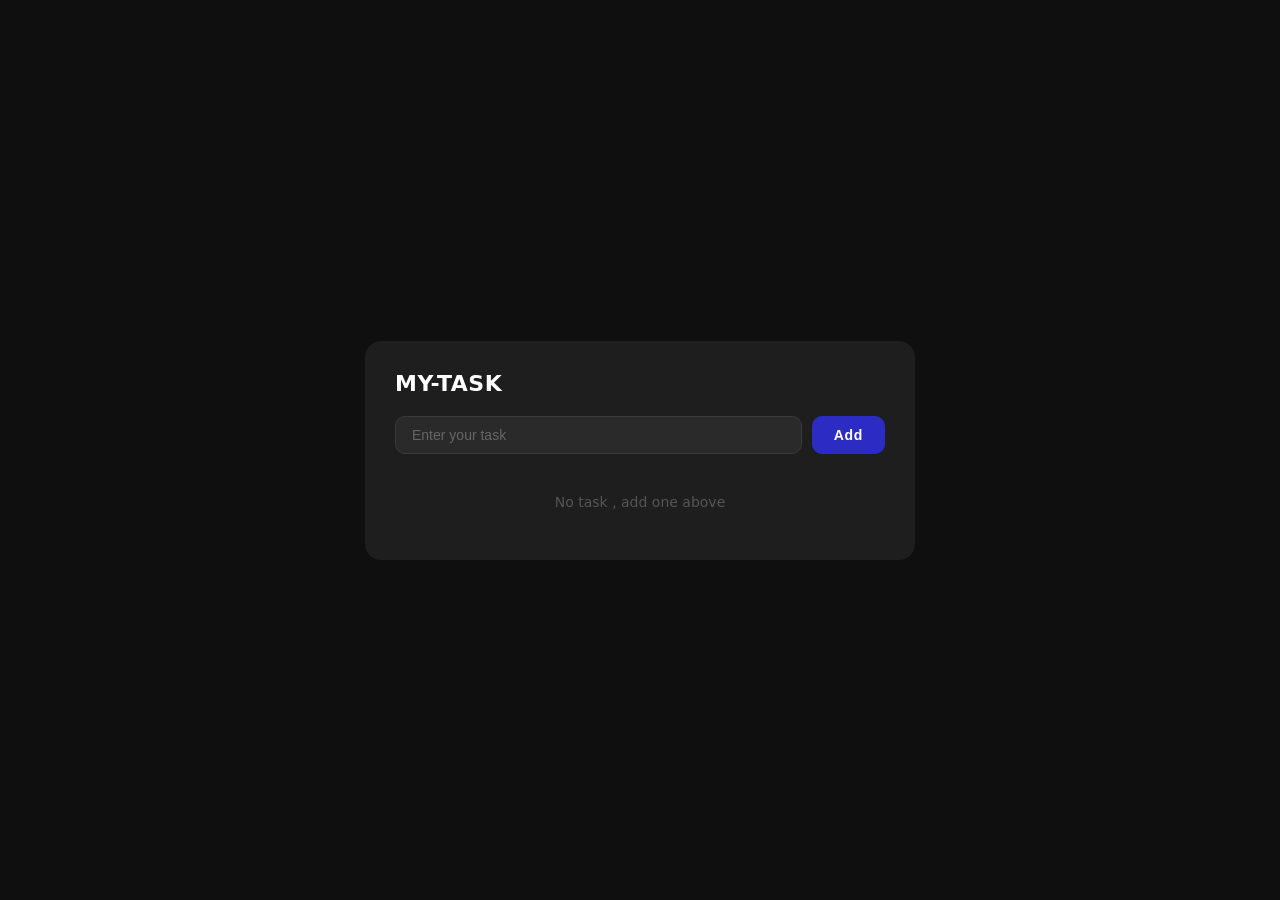
<file: index.html>
<!DOCTYPE html>
<html lang="en">
<head>
    <meta charset="UTF-8">
    <meta name="viewport" content="width=device-width, initial-scale=1.0">
    <title>Document</title>
    <link rel="stylesheet" href="todo-list.css">
</head>
<body>
    <main>
        <h1>MY-TASK</h1>
        <div class="add-row">
            <input type="text" id="task-input"  placeholder="Enter your task" >
            <button id="add">Add</button>
        </div>
        <div class="todo-list" id="todo-list" >
            <p class="empty-msg" id="empty-msg" >No task , add one above</p>
        </div>
    </main>
    <script src="todo-script.js"></script>
</body>
</html>
</file>
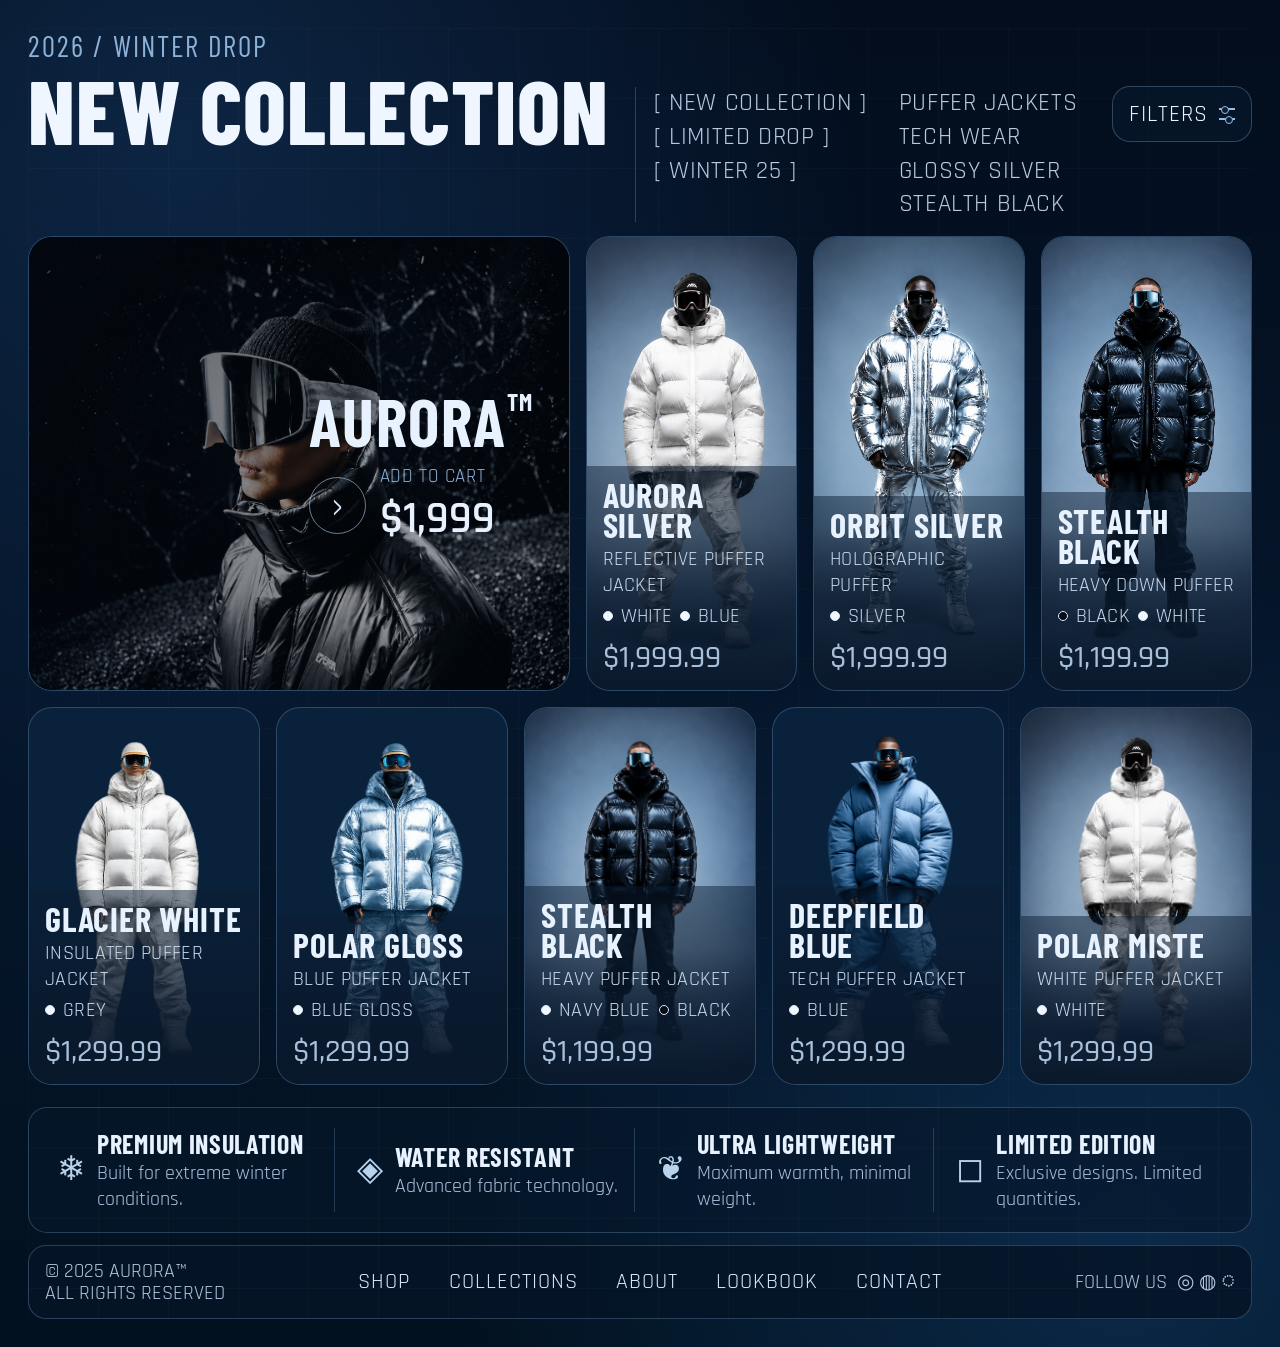
<file: Assignment-03/index.html>
<!DOCTYPE html>
<html lang="en">
  <head>
    <meta charset="UTF-8" />
    <meta name="viewport" content="width=device-width, initial-scale=1.0" />
    <title>Aurora Winter Drop</title>
    <link rel="preconnect" href="https://fonts.googleapis.com" />
    <link rel="preconnect" href="https://fonts.gstatic.com" crossorigin />
    <link
      href="https://fonts.googleapis.com/css2?family=Barlow+Condensed:wght@400;500;600;700;800&family=Rajdhani:wght@400;500;600;700&display=swap"
      rel="stylesheet"
    />
    <link rel="stylesheet" href="./style.css" />
  </head>
  <body>
    <main class="page">
      <section class="top">
        <div class="headline-group">
          <p class="season">2026 / WINTER DROP</p>
          <div class="headline-row">
            <h1>NEW COLLECTION</h1>
            <div class="meta-columns">
              <ul>
                <li>[ NEW COLLECTION ]</li>
                <li>[ LIMITED DROP ]</li>
                <li>[ WINTER 25 ]</li>
              </ul>
              <ul>
                <li>PUFFER JACKETS</li>
                <li>TECH WEAR</li>
                <li>GLOSSY SILVER</li>
                <li>STEALTH BLACK</li>
              </ul>
            </div>
          </div>
        </div>

        <button class="filter-btn" type="button">
          FILTERS
          <span class="filter-icon"></span>
        </button>
      </section>

      <section class="products">
        <div class="row row-top">
          <article class="hero-card">
            <div class="hero-visual">
              <img
                src="./mainImg.png"
                alt="Hero product placeholder"
              />
            </div>
            <div class="hero-overlay">
              <h2>AURORA<span class="tm">TM</span></h2>
              <div class="hero-cta">
                <span class="arrow">&rsaquo;</span>
                <div>
                  <small>ADD TO CART</small>
                  <p>$1,999</p>
                </div>
              </div>
            </div>
          </article>

          <div class="mini-cards">
            <article class="product-card mini">
              <div class="visual">
                <img
                  src="./img2.png"
                  alt="Product 1 placeholder"
                />
              </div>
              <div class="info">
                <h3>AURORA SILVER</h3>
                <p>REFLECTIVE PUFFER JACKET</p>
                <p class="swatch-row"><span></span>WHITE <span></span>BLUE</p>
                <h4>$1,999.99</h4>
              </div>
            </article>

            <article class="product-card mini">
              <div class="visual">
                <img
                  src="./img3.png"
                  alt="Product 2 placeholder"
                />
              </div>
              <div class="info">
                <h3>ORBIT SILVER</h3>
                <p>HOLOGRAPHIC PUFFER</p>
                <p class="swatch-row"><span></span>SILVER</p>
                <h4>$1,999.99</h4>
              </div>
            </article>

            <article class="product-card mini">
              <div class="visual">
                <img
                  src="./img4.png"
                  alt="Product 3 placeholder"
                />
              </div>
              <div class="info">
                <h3>STEALTH BLACK</h3>
                <p>HEAVY DOWN PUFFER</p>
                <p class="swatch-row"><span class="black"></span>BLACK <span></span>WHITE</p>
                <h4>$1,199.99</h4>
              </div>
            </article>
          </div>
        </div>

        <div class="row row-bottom">
          <article class="product-card large">
            <div class="visual">
              <img
                src="./row-1-column-1.png"
                alt="Product 4 placeholder"
              />
            </div>
            <div class="info">
              <h3>GLACIER WHITE</h3>
              <p>INSULATED PUFFER JACKET</p>
              <p class="swatch-row"><span></span>GREY</p>
              <h4>$1,299.99</h4>
            </div>
          </article>

          <article class="product-card large">
            <div class="visual">
              <img
                src="./row-1-column-2.png"
                alt="Product 5 placeholder"
              />
            </div>
            <div class="info">
              <h3>POLAR GLOSS</h3>
              <p>BLUE PUFFER JACKET</p>
              <p class="swatch-row"><span></span>BLUE GLOSS</p>
              <h4>$1,299.99</h4>
            </div>
          </article>

          <article class="product-card large">
            <div class="visual">
              <img
                src="./img4.png"
                alt="Product 6 placeholder"
              />
            </div>
            <div class="info">
              <h3>STEALTH BLACK</h3>
              <p>HEAVY PUFFER JACKET</p>
              <p class="swatch-row"><span></span>NAVY BLUE <span class="black"></span>BLACK</p>
              <h4>$1,199.99</h4>
            </div>
          </article>

          <article class="product-card large">
            <div class="visual">
              <img
                src="./lastimg.png"
                alt="Product 7 placeholder"
              />
            </div>
            <div class="info">
              <h3>DEEPFIELD BLUE</h3>
              <p>TECH PUFFER JACKET</p>
              <p class="swatch-row"><span></span>BLUE</p>
              <h4>$1,299.99</h4>
            </div>
          </article>

          <article class="product-card large">
            <div class="visual">
              <img
                src="./img2.png"
                alt="Product 8 placeholder"
              />
            </div>
            <div class="info">
              <h3>POLAR MISTE</h3>
              <p>WHITE PUFFER JACKET</p>
              <p class="swatch-row"><span></span>WHITE</p>
              <h4>$1,299.99</h4>
            </div>
          </article>
        </div>
      </section>

      <section class="feature-strip">
        <article>
          <span class="icon">❄</span>
          <div>
            <h5>PREMIUM INSULATION</h5>
            <p>Built for extreme winter conditions.</p>
          </div>
        </article>
        <article>
          <span class="icon">◈</span>
          <div>
            <h5>WATER RESISTANT</h5>
            <p>Advanced fabric technology.</p>
          </div>
        </article>
        <article>
          <span class="icon">❦</span>
          <div>
            <h5>ULTRA LIGHTWEIGHT</h5>
            <p>Maximum warmth, minimal weight.</p>
          </div>
        </article>
        <article>
          <span class="icon">◻</span>
          <div>
            <h5>LIMITED EDITION</h5>
            <p>Exclusive designs. Limited quantities.</p>
          </div>
        </article>
      </section>

      <footer class="bottom-nav">
        <div class="copyright">© 2025 AURORA™<br />ALL RIGHTS RESERVED</div>
        <nav>
          <a href="#">SHOP</a>
          <a href="#">COLLECTIONS</a>
          <a href="#">ABOUT</a>
          <a href="#">LOOKBOOK</a>
          <a href="#">CONTACT</a>
        </nav>
        <div class="social">FOLLOW US&nbsp;&nbsp;◎ ◍ ◌</div>
      </footer>
    </main>
  </body>
</html>
</file>
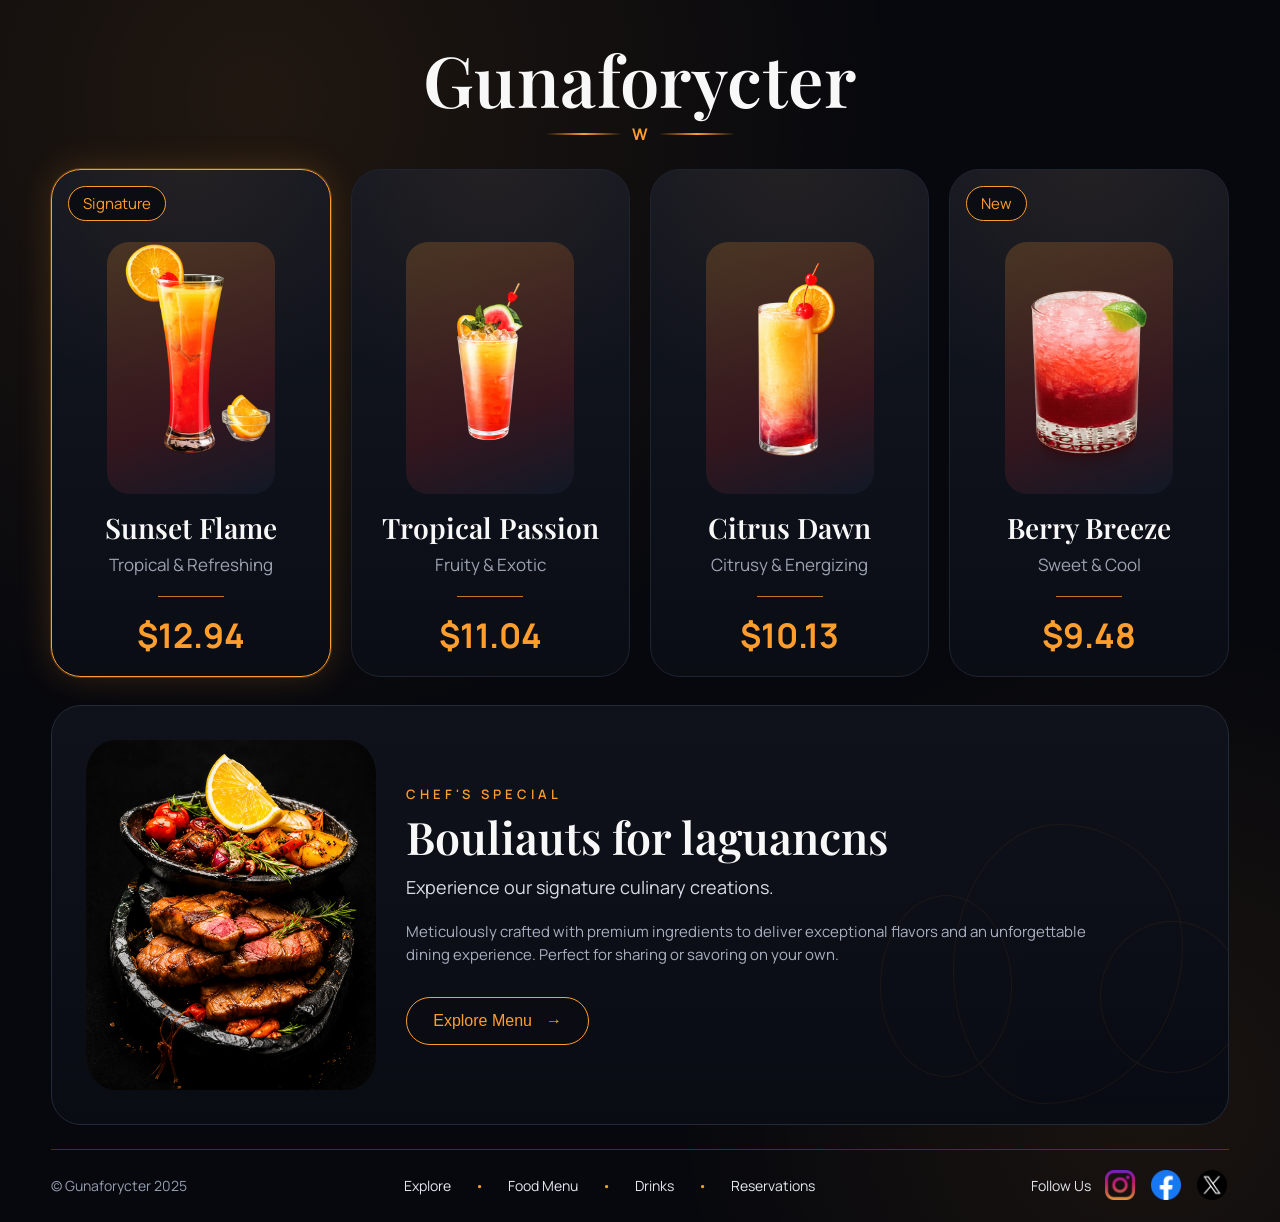
<file: Assignment-06/index.html>
<!doctype html>
<html lang="en">
  <head>
    <meta charset="UTF-8" />
    <meta name="viewport" content="width=device-width, initial-scale=1.0" />
    <title>Gunaforycter Menu Layout</title>
    <link rel="preconnect" href="https://fonts.googleapis.com" />
    <link rel="preconnect" href="https://fonts.gstatic.com" crossorigin />
    <link
      href="https://fonts.googleapis.com/css2?family=Manrope:wght@400;500;600;700&family=Playfair+Display:wght@500;600;700&display=swap"
      rel="stylesheet"
    />
    <link rel="stylesheet" href="style.css" />
  </head>
  <body>
    <div class="menu-page">
      <header class="hero-head">
        <h1>Gunaforycter</h1>
        <div class="title-mark" aria-hidden="true">
          <span></span>
          <i>W</i>
          <span></span>
        </div>
      </header>

      <main>
        <section class="drink-grid" aria-label="Drink Cards">
          <article class="drink-card featured">
            <p class="badge">Signature</p>
            <img class="drink-media" src="./1stimg.png" alt="Sunset Flame" />
            <h2>Sunset Flame</h2>
            <p class="desc">Tropical &amp; Refreshing</p>
            <p class="divider" aria-hidden="true"></p>
            <p class="price">$12.94</p>
          </article>

          <article class="drink-card">
            <img
              class="drink-media"
              src="./2ndimg.png"
              alt="Tropical Passion"
            />
            <h2>Tropical Passion</h2>
            <p class="desc">Fruity &amp; Exotic</p>
            <p class="divider" aria-hidden="true"></p>
            <p class="price">$11.04</p>
          </article>

          <article class="drink-card">
            <img class="drink-media" src="./img3 (1).png" alt="Citrus Dawn" />
            <h2>Citrus Dawn</h2>
            <p class="desc">Citrusy &amp; Energizing</p>
            <p class="divider" aria-hidden="true"></p>
            <p class="price">$10.13</p>
          </article>

          <article class="drink-card">
            <p class="badge">New</p>
            <img class="drink-media" src="./img4 (1).png" alt="Berry Breeze" />
            <h2>Berry Breeze</h2>
            <p class="desc">Sweet &amp; Cool</p>
            <p class="divider" aria-hidden="true"></p>
            <p class="price">$9.48</p>
          </article>
        </section>

        <section class="chef-special" aria-label="Chef Special Banner">
          <img
            class="special-plate"
            src="./lastImg (1).png"
            alt="Chef Special Dish"
          />

          <div class="special-copy">
            <p class="kicker">CHEF'S SPECIAL</p>
            <h3>Bouliauts for laguancns</h3>
            <p class="subtext">Experience our signature culinary creations.</p>
            <p class="body-text">
              Meticulously crafted with premium ingredients to deliver
              exceptional flavors and an unforgettable dining experience.
              Perfect for sharing or savoring on your own.
            </p>
            <button type="button">
              Explore Menu <span aria-hidden="true">&rarr;</span>
            </button>
          </div>

          <div class="leaf-outline" aria-hidden="true"></div>
        </section>
      </main>

      <footer class="site-foot">
        <p>&copy; Gunaforycter 2025</p>
        <nav aria-label="Footer Links">
          <a href="#">Explore</a>
          <a href="#">Food Menu</a>
          <a href="#">Drinks</a>
          <a href="#">Reservations</a>
        </nav>
        <div class="social">
          <span>Follow Us</span>
          <a href="#" aria-label="Instagram"
            ><img class="img" src="./instagram.png" alt=""
          /></a>
          <a href="#" aria-label="Facebook"><img class="img" src="./facebook.png" alt=""
          /></a>
          <a href="#" aria-label="Twitter"><img class="img" src="./twitter.png" alt=""
          /></a>
        </div>
      </footer>
    </div>
  </body>
</html>
</file>
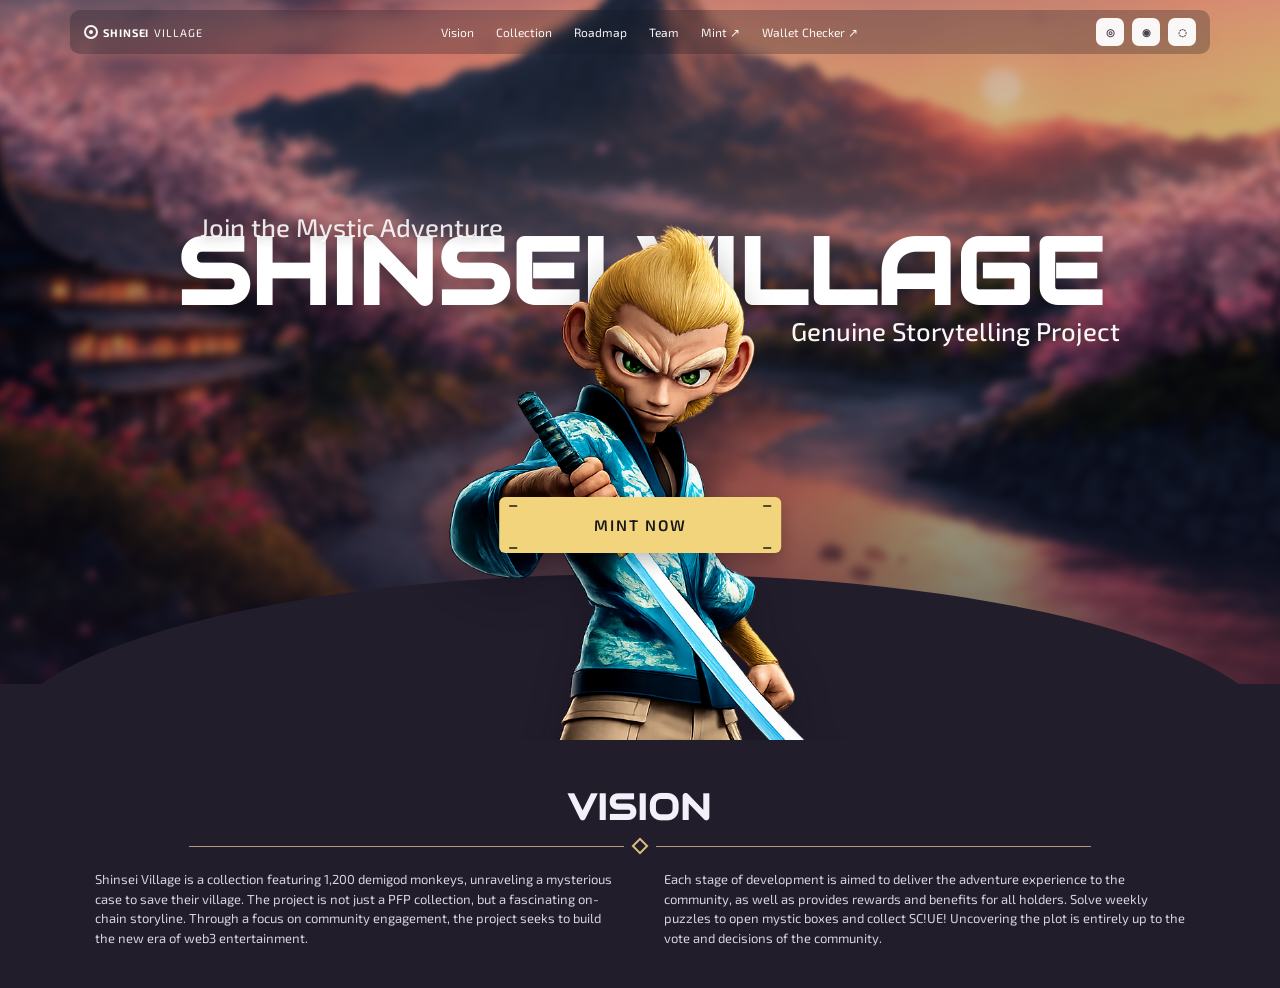
<file: Assignment-08/index.html>
<!DOCTYPE html>
<html lang="en">
  <head>
    <meta charset="UTF-8" />
    <meta name="viewport" content="width=device-width, initial-scale=1.0" />
    <title>Shinsei Village</title>
    <link rel="preconnect" href="https://fonts.googleapis.com" />
    <link rel="preconnect" href="https://fonts.gstatic.com" crossorigin />
    <link
      href="https://fonts.googleapis.com/css2?family=Audiowide&family=Exo+2:wght@300;400;500;600;700&display=swap"
      rel="stylesheet"
    />
    <link rel="stylesheet" href="./style.css" />
  </head>
  <body>
    <section class="hero">
      <div class="hero-overlay"></div>

      <header class="top-nav">
        <div class="logo"><i></i>SHINSEI<span> VILLAGE</span></div>

        <nav class="menu">
          <a href="#">Vision</a>
          <a href="#">Collection</a>
          <a href="#">Roadmap</a>
          <a href="#">Team</a>
          <a href="#">Mint ↗</a>
          <a href="#">Wallet Checker ↗</a>
        </nav>

        <div class="socials">
          <a href="#" aria-label="Instagram">◎</a>
          <a href="#" aria-label="Telegram">◉</a>
          <a href="#" aria-label="Discord">◌</a>
        </div>
      </header>

      <div class="hero-copy">
        <p>Join the Mystic Adventure</p>
        <h1>SHINSEI VILLAGE</h1>
        <h2>Genuine Storytelling Project</h2>
      </div>

      <img class="monkey" src="./monkey.png" alt="Shinsei monkey character" />
      <button class="mint-btn" type="button">MINT NOW</button>
    </section>

    <section class="vision-section">
      <div class="vision-wrap">
        <h3>VISION</h3>

        <div class="line-marker">
          <span></span>
          <i></i>
          <span></span>
        </div>

        <div class="vision-grid">
          <p>
            Shinsei Village is a collection featuring 1,200 demigod monkeys,
            unraveling a mysterious case to save their village. The project is
            not just a PFP collection, but a fascinating on-chain storyline.
            Through a focus on community engagement, the project seeks to build
            the new era of web3 entertainment.
          </p>

          <p>
            Each stage of development is aimed to deliver the adventure
            experience to the community, as well as provides rewards and
            benefits for all holders. Solve weekly puzzles to open mystic boxes
            and collect SC!UE! Uncovering the plot is entirely up to the vote
            and decisions of the community.
          </p>
        </div>
      </div>
    </section>
  </body>
</html>
</file>
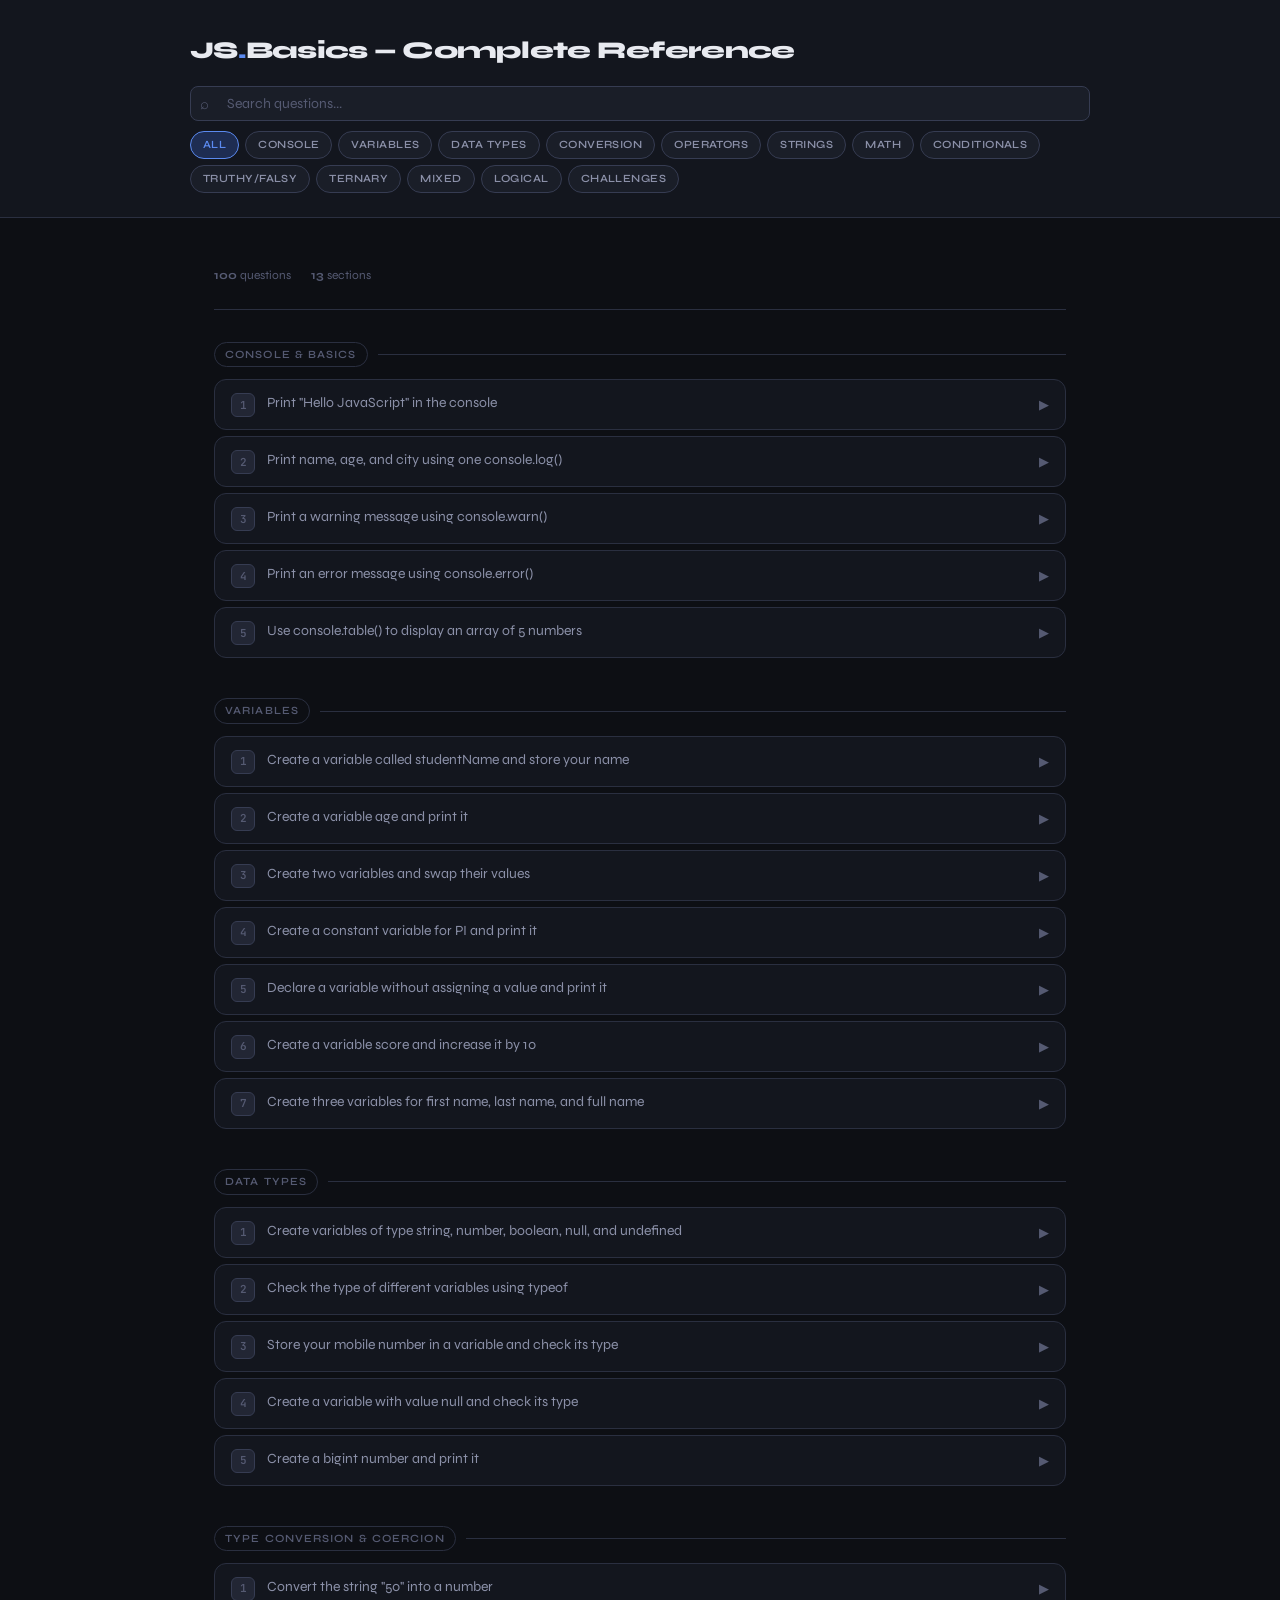
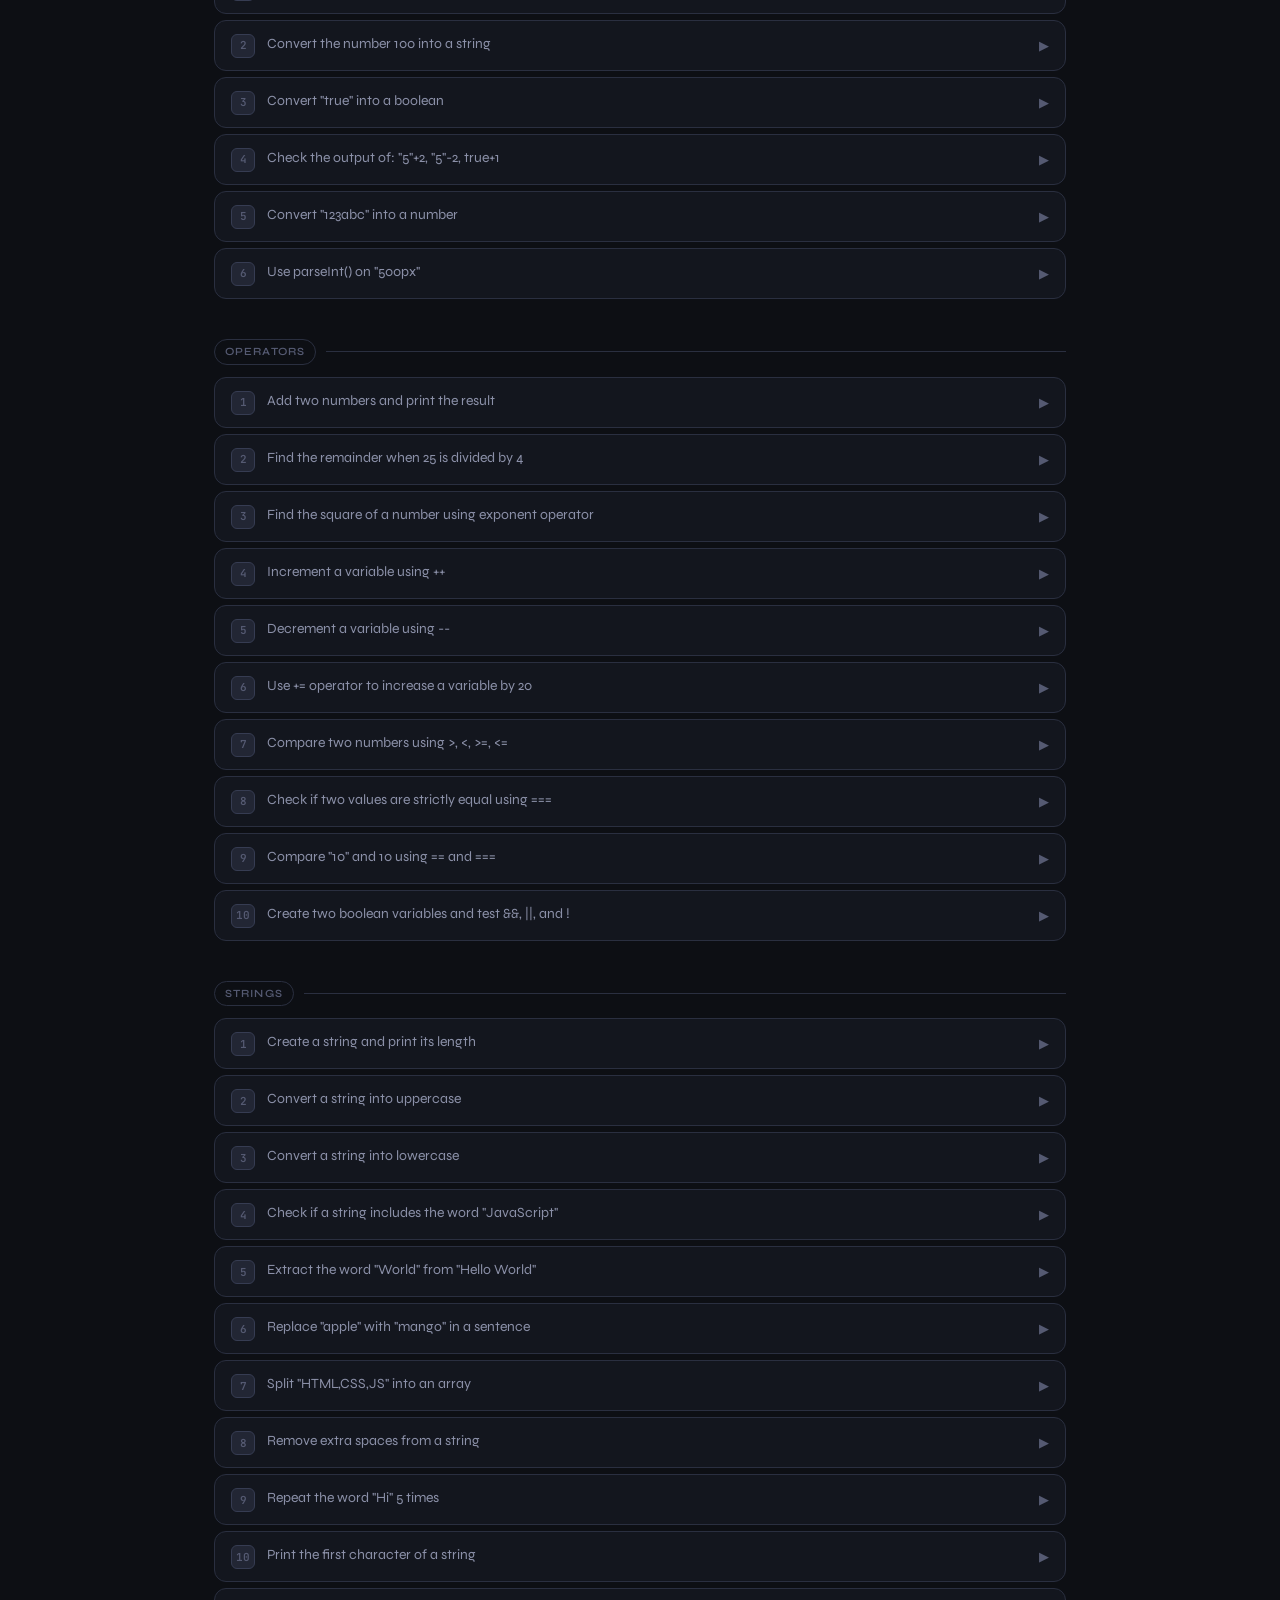
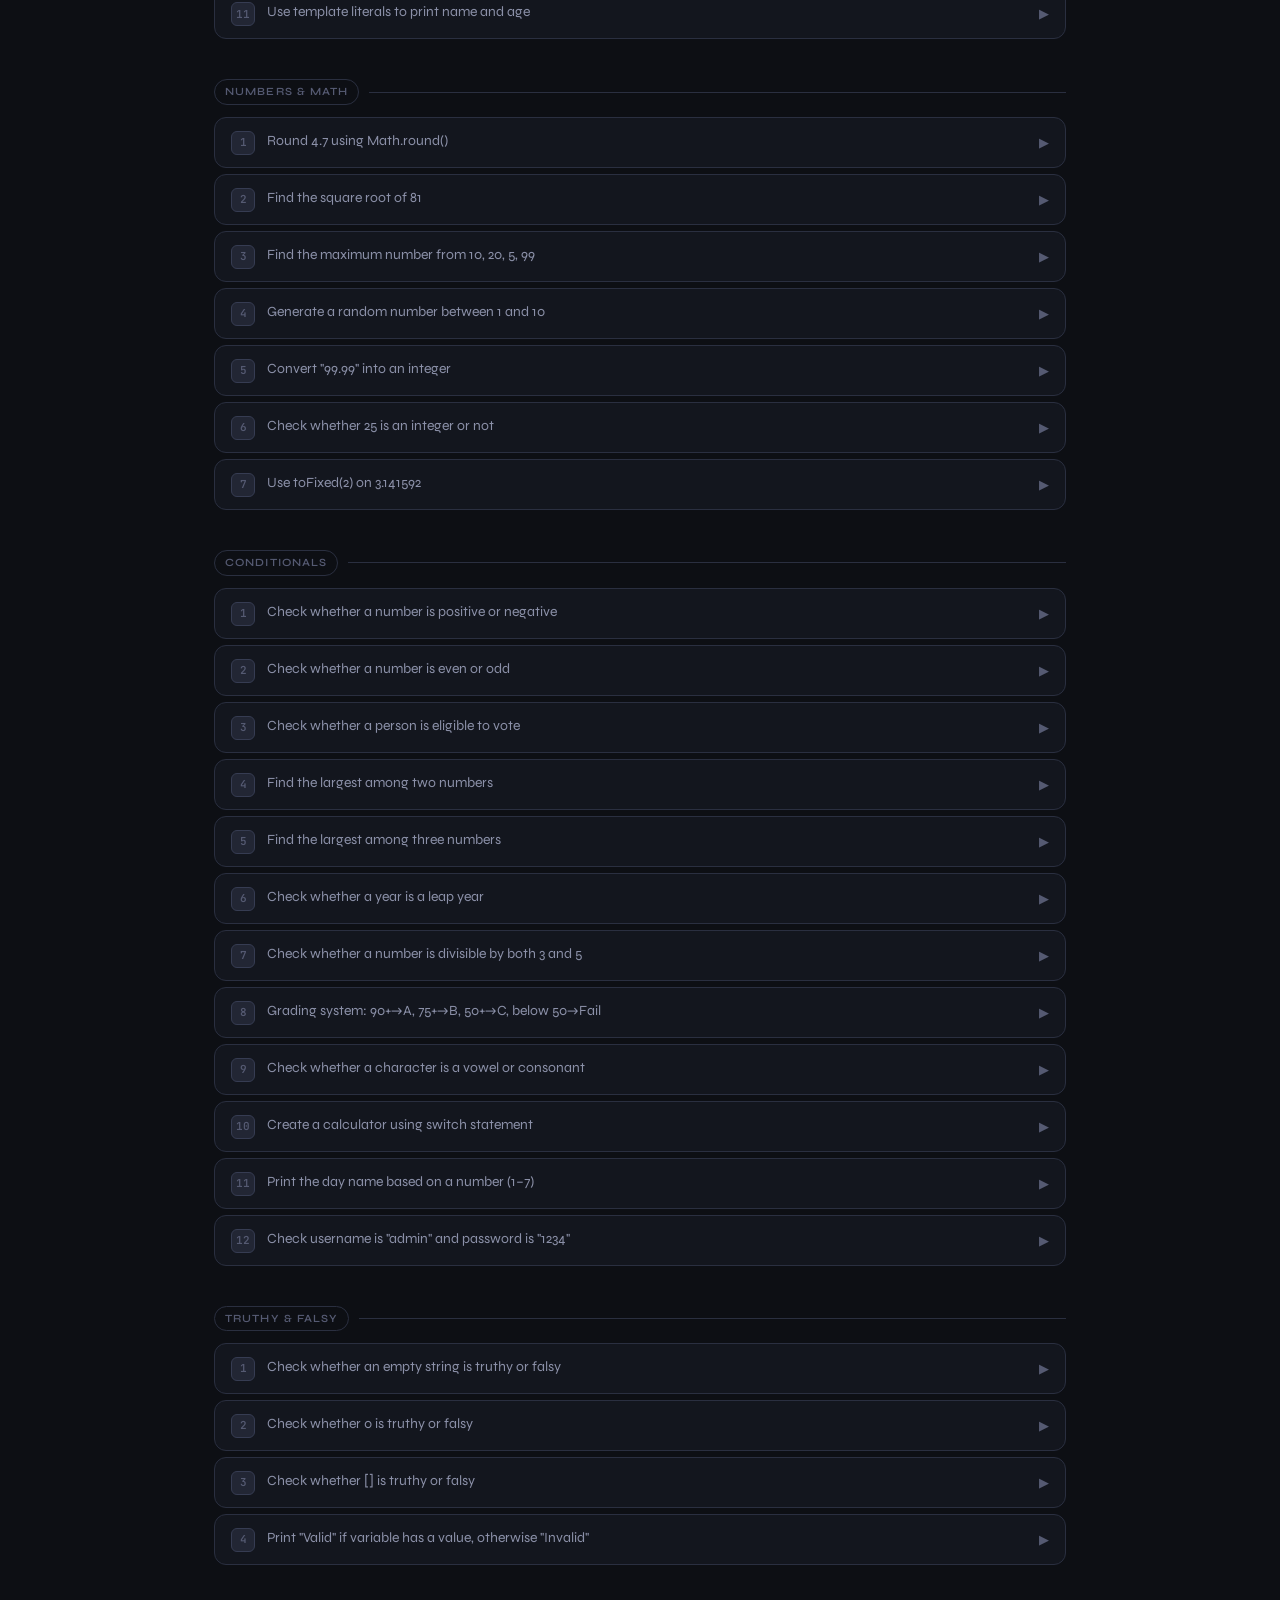
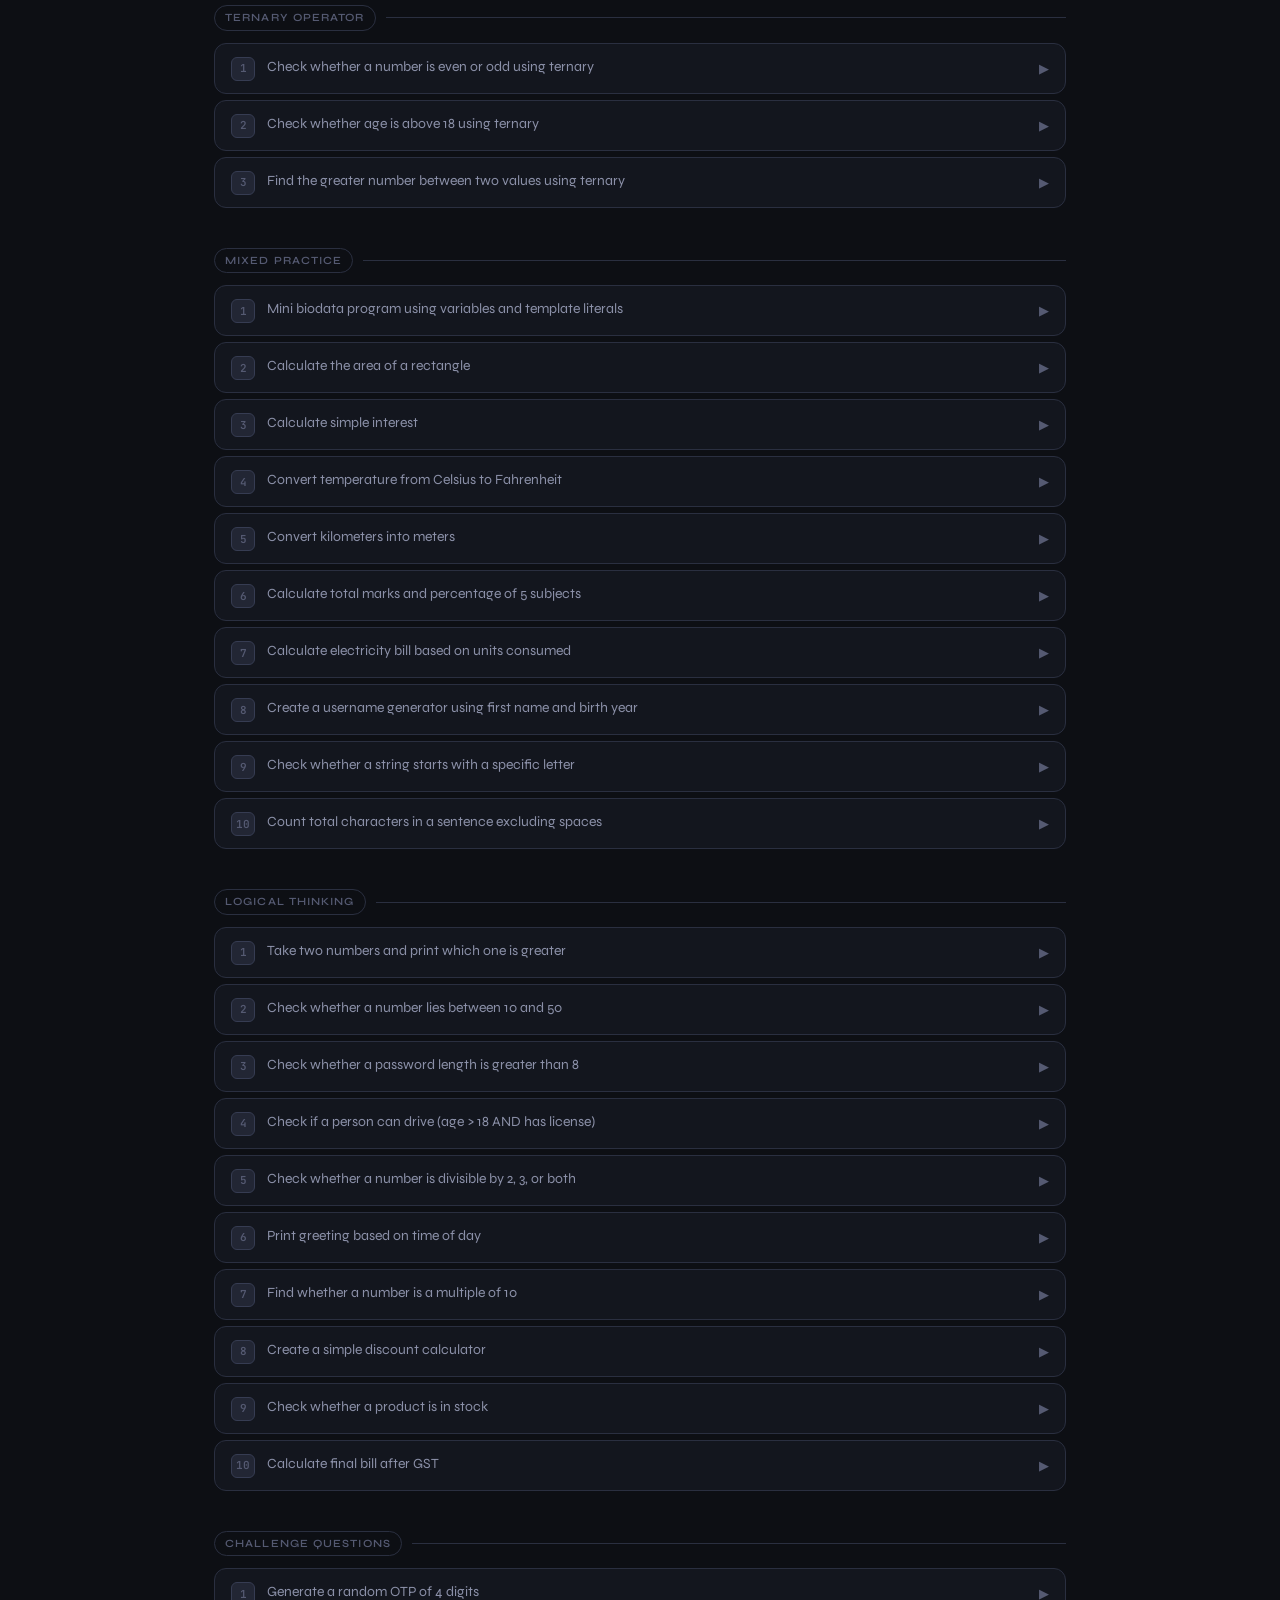
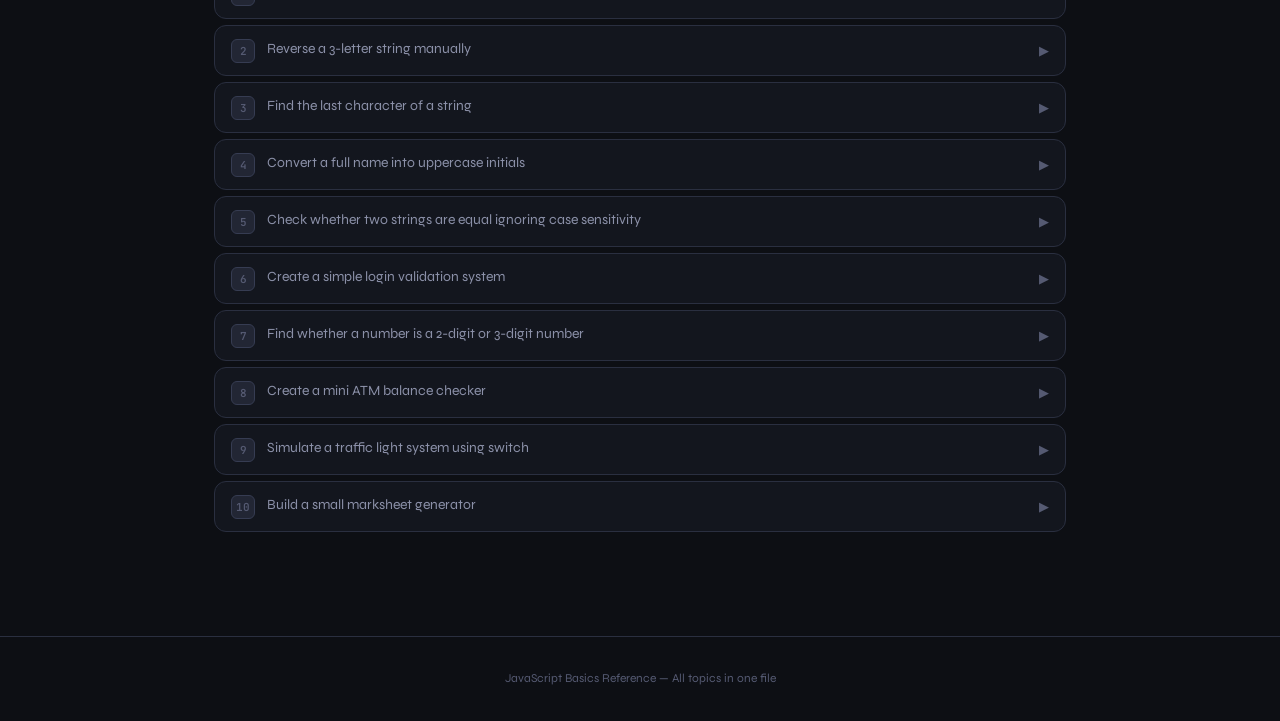
<file: JavaScript Beginner Practice Questions/js-basics-reference.html>
<!DOCTYPE html>
<html lang="en">
<head>
<meta charset="UTF-8">
<meta name="viewport" content="width=device-width, initial-scale=1.0">
<title>JavaScript Basics — Complete Reference</title>
<link href="https://fonts.googleapis.com/css2?family=JetBrains+Mono:wght@400;500;700&family=Syne:wght@400;600;800&display=swap" rel="stylesheet">
<style>
  *, *::before, *::after { box-sizing: border-box; margin: 0; padding: 0; }

  :root {
    --bg: #0d0f14;
    --bg2: #13161e;
    --bg3: #1a1e28;
    --bg4: #222634;
    --border: #2a2f40;
    --border2: #363c52;
    --text: #e8eaf0;
    --text2: #8b90a8;
    --text3: #555a72;
    --accent: #5b8af0;
    --accent-dim: #1e2d52;
    --green: #4eca8b;
    --green-dim: #162a22;
    --amber: #f0b45b;
    --amber-dim: #2a2010;
    --pink: #e06b8b;
    --pink-dim: #2a1520;
    --teal: #4eccc8;
    --teal-dim: #0f2a2a;
    --radius: 8px;
    --radius-lg: 12px;
  }

  body {
    background: var(--bg);
    color: var(--text);
    font-family: 'Syne', sans-serif;
    min-height: 100vh;
    line-height: 1.6;
  }

  /* ── Header ── */
  header {
    background: var(--bg2);
    border-bottom: 1px solid var(--border);
    padding: 2rem 1.5rem 1.5rem;
    position: sticky; top: 0; z-index: 100;
  }
  .header-inner { max-width: 900px; margin: 0 auto; }
  .logo {
    font-size: 1.5rem; font-weight: 800; letter-spacing: -0.03em;
    color: var(--text); margin-bottom: 1rem;
  }
  .logo span { color: var(--accent); }
  .controls { display: flex; gap: 10px; flex-wrap: wrap; align-items: center; }
  .search-wrap {
    position: relative; flex: 1; min-width: 200px;
  }
  .search-wrap input {
    width: 100%; background: var(--bg3); border: 1px solid var(--border2);
    border-radius: var(--radius); padding: 8px 12px 8px 36px;
    color: var(--text); font-family: 'Syne', sans-serif; font-size: 14px;
    outline: none; transition: border-color 0.2s;
  }
  .search-wrap input:focus { border-color: var(--accent); }
  .search-wrap input::placeholder { color: var(--text3); }
  .search-icon {
    position: absolute; left: 10px; top: 50%; transform: translateY(-50%);
    color: var(--text3); font-size: 15px; pointer-events: none;
  }
  .tags { display: flex; gap: 6px; flex-wrap: wrap; }
  .tag {
    font-size: 11px; font-weight: 600; padding: 4px 12px;
    border-radius: 999px; border: 1px solid var(--border2);
    background: var(--bg3); color: var(--text2); cursor: pointer;
    transition: all 0.15s; letter-spacing: 0.04em; text-transform: uppercase;
  }
  .tag:hover { border-color: var(--border2); background: var(--bg4); color: var(--text); }
  .tag.active { background: var(--accent-dim); border-color: var(--accent); color: var(--accent); }

  /* ── Main ── */
  main { max-width: 900px; margin: 0 auto; padding: 2rem 1.5rem 4rem; }

  .section { margin-bottom: 2.5rem; }
  .section-header {
    display: flex; align-items: center; gap: 10px;
    margin-bottom: 12px;
  }
  .section-label {
    font-size: 11px; font-weight: 600; letter-spacing: 0.1em;
    text-transform: uppercase; color: var(--text3);
    padding: 3px 10px; border: 1px solid var(--border);
    border-radius: 999px;
  }
  .section-line { flex: 1; height: 1px; background: var(--border); }

  /* ── Question blocks ── */
  .q-block {
    border: 1px solid var(--border);
    border-radius: var(--radius-lg);
    background: var(--bg2);
    margin-bottom: 6px;
    overflow: hidden;
    transition: border-color 0.15s;
  }
  .q-block:hover { border-color: var(--border2); }
  .q-block.open { border-color: var(--border2); }

  .q-header {
    display: flex; align-items: flex-start; gap: 12px;
    padding: 12px 16px; cursor: pointer; user-select: none;
  }
  .q-num {
    min-width: 24px; height: 24px; border-radius: 6px;
    background: var(--bg4); border: 1px solid var(--border2);
    font-size: 11px; font-weight: 600; font-family: 'JetBrains Mono', monospace;
    color: var(--text3); display: flex; align-items: center; justify-content: center;
    margin-top: 1px; flex-shrink: 0;
  }
  .q-text { flex: 1; font-size: 14px; color: var(--text2); font-weight: 400; line-height: 1.5; }
  .q-block.open .q-text { color: var(--text); }
  .q-chevron { color: var(--text3); font-size: 13px; transition: transform 0.2s; margin-top: 3px; flex-shrink: 0; }
  .q-block.open .q-chevron { transform: rotate(90deg); color: var(--accent); }

  .q-body { display: none; border-top: 1px solid var(--border); }
  .q-block.open .q-body { display: block; }

  pre {
    padding: 16px 20px; font-family: 'JetBrains Mono', monospace;
    font-size: 13px; line-height: 1.75; overflow-x: auto;
    background: var(--bg3); color: #c9d1e8; tab-size: 2;
    white-space: pre;
  }

  /* ── Syntax colors ── */
  .kw  { color: #7eb8f7; }
  .str { color: #88d498; }
  .num { color: #f0c070; }
  .cmt { color: #4a5170; font-style: italic; }
  .fn  { color: #d4a0d0; }
  .op  { color: #e08060; }

  /* ── Stats bar ── */
  .stats {
    display: flex; gap: 20px; flex-wrap: wrap;
    padding: 1rem 0 1.5rem;
    font-size: 12px; color: var(--text3);
    border-bottom: 1px solid var(--border); margin-bottom: 2rem;
  }
  .stat strong { color: var(--accent); font-weight: 600; }

  /* ── No results ── */
  .no-results {
    text-align: center; padding: 4rem 0;
    color: var(--text3); font-size: 14px;
  }

  /* ── Footer ── */
  footer {
    text-align: center; padding: 2rem;
    border-top: 1px solid var(--border);
    color: var(--text3); font-size: 12px;
  }

  /* ── Scrollbar ── */
  ::-webkit-scrollbar { width: 6px; height: 6px; }
  ::-webkit-scrollbar-track { background: var(--bg); }
  ::-webkit-scrollbar-thumb { background: var(--border2); border-radius: 3px; }
</style>
</head>
<body>

<header>
  <div class="header-inner">
    <div class="logo">JS<span>.</span>Basics — Complete Reference</div>
    <div class="controls">
      <div class="search-wrap">
        <span class="search-icon">⌕</span>
        <input type="text" id="searchInput" placeholder="Search questions..." oninput="filterAll()">
      </div>
      <div class="tags" id="tagBar">
        <span class="tag active" onclick="setTag('all',this)">All</span>
        <span class="tag" onclick="setTag('console',this)">Console</span>
        <span class="tag" onclick="setTag('variables',this)">Variables</span>
        <span class="tag" onclick="setTag('datatypes',this)">Data Types</span>
        <span class="tag" onclick="setTag('conversion',this)">Conversion</span>
        <span class="tag" onclick="setTag('operators',this)">Operators</span>
        <span class="tag" onclick="setTag('strings',this)">Strings</span>
        <span class="tag" onclick="setTag('math',this)">Math</span>
        <span class="tag" onclick="setTag('conditionals',this)">Conditionals</span>
        <span class="tag" onclick="setTag('truthy',this)">Truthy/Falsy</span>
        <span class="tag" onclick="setTag('ternary',this)">Ternary</span>
        <span class="tag" onclick="setTag('mixed',this)">Mixed</span>
        <span class="tag" onclick="setTag('logical',this)">Logical</span>
        <span class="tag" onclick="setTag('challenge',this)">Challenges</span>
      </div>
    </div>
  </div>
</header>

<main>
  <div class="stats" id="statsBar"></div>
  <div id="allSections"></div>
  <div class="no-results" id="noResults" style="display:none">No matching questions found.</div>
</main>

<footer>JavaScript Basics Reference &mdash; All topics in one file</footer>

<script>
const DATA = [
  { section: "Console & Basics", tag: "console", items: [
    { q: 'Print "Hello JavaScript" in the console', code:
`console.<span class="fn">log</span>(<span class="str">"Hello JavaScript"</span>);` },
    { q: 'Print name, age, and city using one console.log()', code:
`console.<span class="fn">log</span>(<span class="str">"Name: Aman"</span>, <span class="str">"Age: 20"</span>, <span class="str">"City: Delhi"</span>);
<span class="cmt">// or using template literal</span>
console.<span class="fn">log</span>(<span class="str">\`Name: Aman, Age: 20, City: Delhi\`</span>);` },
    { q: 'Print a warning message using console.warn()', code:
`console.<span class="fn">warn</span>(<span class="str">"Warning: This is a test warning!"</span>);` },
    { q: 'Print an error message using console.error()', code:
`console.<span class="fn">error</span>(<span class="str">"Error: Something went wrong!"</span>);` },
    { q: 'Use console.table() to display an array of 5 numbers', code:
`<span class="kw">const</span> nums = [<span class="num">10</span>, <span class="num">20</span>, <span class="num">30</span>, <span class="num">40</span>, <span class="num">50</span>];
console.<span class="fn">table</span>(nums);` },
  ]},

  { section: "Variables", tag: "variables", items: [
    { q: 'Create a variable called studentName and store your name', code:
`<span class="kw">let</span> studentName = <span class="str">"Aman"</span>;
console.<span class="fn">log</span>(studentName);` },
    { q: 'Create a variable age and print it', code:
`<span class="kw">let</span> age = <span class="num">20</span>;
console.<span class="fn">log</span>(age);` },
    { q: 'Create two variables and swap their values', code:
`<span class="kw">let</span> a = <span class="num">5</span>, b = <span class="num">10</span>;
<span class="kw">let</span> temp = a;
a = b;
b = temp;
console.<span class="fn">log</span>(a, b); <span class="cmt">// 10 5</span>
<span class="cmt">// ES6 destructuring swap:</span>
[a, b] = [b, a];` },
    { q: 'Create a constant variable for PI and print it', code:
`<span class="kw">const</span> PI = <span class="num">3.14159</span>;
console.<span class="fn">log</span>(PI);` },
    { q: 'Declare a variable without assigning a value and print it', code:
`<span class="kw">let</span> x;
console.<span class="fn">log</span>(x); <span class="cmt">// undefined</span>` },
    { q: 'Create a variable score and increase it by 10', code:
`<span class="kw">let</span> score = <span class="num">50</span>;
score += <span class="num">10</span>;
console.<span class="fn">log</span>(score); <span class="cmt">// 60</span>` },
    { q: 'Create three variables for first name, last name, and full name', code:
`<span class="kw">let</span> firstName = <span class="str">"Aman"</span>;
<span class="kw">let</span> lastName  = <span class="str">"Sharma"</span>;
<span class="kw">let</span> fullName  = firstName + <span class="str">" "</span> + lastName;
console.<span class="fn">log</span>(fullName); <span class="cmt">// "Aman Sharma"</span>` },
  ]},

  { section: "Data Types", tag: "datatypes", items: [
    { q: 'Create variables of type string, number, boolean, null, and undefined', code:
`<span class="kw">let</span> str  = <span class="str">"Hello"</span>;      <span class="cmt">// string</span>
<span class="kw">let</span> num  = <span class="num">42</span>;          <span class="cmt">// number</span>
<span class="kw">let</span> bool = <span class="kw">true</span>;        <span class="cmt">// boolean</span>
<span class="kw">let</span> n    = <span class="kw">null</span>;        <span class="cmt">// null</span>
<span class="kw">let</span> u;                   <span class="cmt">// undefined</span>` },
    { q: 'Check the type of different variables using typeof', code:
`console.<span class="fn">log</span>(<span class="kw">typeof</span> <span class="str">"Hello"</span>);    <span class="cmt">// "string"</span>
console.<span class="fn">log</span>(<span class="kw">typeof</span> <span class="num">42</span>);        <span class="cmt">// "number"</span>
console.<span class="fn">log</span>(<span class="kw">typeof</span> <span class="kw">true</span>);      <span class="cmt">// "boolean"</span>
console.<span class="fn">log</span>(<span class="kw">typeof</span> <span class="kw">undefined</span>); <span class="cmt">// "undefined"</span>
console.<span class="fn">log</span>(<span class="kw">typeof</span> <span class="kw">null</span>);      <span class="cmt">// "object" ← JS quirk!</span>` },
    { q: 'Store your mobile number in a variable and check its type', code:
`<span class="kw">let</span> mobile = <span class="num">9876543210</span>;
console.<span class="fn">log</span>(<span class="kw">typeof</span> mobile); <span class="cmt">// "number"</span>` },
    { q: 'Create a variable with value null and check its type', code:
`<span class="kw">let</span> val = <span class="kw">null</span>;
console.<span class="fn">log</span>(<span class="kw">typeof</span> val); <span class="cmt">// "object" ← known JS bug, not truly an object</span>` },
    { q: 'Create a bigint number and print it', code:
`<span class="kw">const</span> big = <span class="num">9007199254740991</span>n;
console.<span class="fn">log</span>(big);         <span class="cmt">// 9007199254740991n</span>
console.<span class="fn">log</span>(<span class="kw">typeof</span> big);  <span class="cmt">// "bigint"</span>` },
  ]},

  { section: "Type Conversion & Coercion", tag: "conversion", items: [
    { q: 'Convert the string "50" into a number', code:
`<span class="kw">let</span> num = <span class="fn">Number</span>(<span class="str">"50"</span>);
console.<span class="fn">log</span>(num, <span class="kw">typeof</span> num); <span class="cmt">// 50 "number"</span>` },
    { q: 'Convert the number 100 into a string', code:
`<span class="kw">let</span> str = <span class="fn">String</span>(<span class="num">100</span>);
console.<span class="fn">log</span>(str, <span class="kw">typeof</span> str); <span class="cmt">// "100" "string"</span>
<span class="cmt">// Alternative:</span>
<span class="kw">let</span> str2 = (<span class="num">100</span>).toString();` },
    { q: 'Convert "true" into a boolean', code:
`<span class="kw">let</span> bool = <span class="str">"true"</span> === <span class="str">"true"</span>;  <span class="cmt">// true (proper way)</span>
<span class="cmt">// Boolean("true") also returns true — any non-empty string is truthy</span>` },
    { q: 'Check the output of: "5"+2, "5"-2, true+1', code:
`console.<span class="fn">log</span>(<span class="str">"5"</span> + <span class="num">2</span>);    <span class="cmt">// "52"  — string concat (+)</span>
console.<span class="fn">log</span>(<span class="str">"5"</span> - <span class="num">2</span>);    <span class="cmt">// 3    — numeric coercion (-)</span>
console.<span class="fn">log</span>(<span class="kw">true</span> + <span class="num">1</span>);  <span class="cmt">// 2    — true coerces to 1</span>` },
    { q: 'Convert "123abc" into a number', code:
`console.<span class="fn">log</span>(<span class="fn">Number</span>(<span class="str">"123abc"</span>));   <span class="cmt">// NaN</span>
console.<span class="fn">log</span>(<span class="fn">parseInt</span>(<span class="str">"123abc"</span>)); <span class="cmt">// 123 — reads until non-digit</span>` },
    { q: 'Use parseInt() on "500px"', code:
`console.<span class="fn">log</span>(<span class="fn">parseInt</span>(<span class="str">"500px"</span>)); <span class="cmt">// 500</span>` },
  ]},

  { section: "Operators", tag: "operators", items: [
    { q: 'Add two numbers and print the result', code:
`<span class="kw">let</span> sum = <span class="num">15</span> + <span class="num">25</span>;
console.<span class="fn">log</span>(sum); <span class="cmt">// 40</span>` },
    { q: 'Find the remainder when 25 is divided by 4', code:
`console.<span class="fn">log</span>(<span class="num">25</span> % <span class="num">4</span>); <span class="cmt">// 1</span>` },
    { q: 'Find the square of a number using exponent operator', code:
`console.<span class="fn">log</span>(<span class="num">5</span> ** <span class="num">2</span>); <span class="cmt">// 25</span>` },
    { q: 'Increment a variable using ++', code:
`<span class="kw">let</span> x = <span class="num">5</span>;
x++;
console.<span class="fn">log</span>(x); <span class="cmt">// 6</span>` },
    { q: 'Decrement a variable using --', code:
`<span class="kw">let</span> x = <span class="num">5</span>;
x--;
console.<span class="fn">log</span>(x); <span class="cmt">// 4</span>` },
    { q: 'Use += operator to increase a variable by 20', code:
`<span class="kw">let</span> score = <span class="num">80</span>;
score += <span class="num">20</span>;
console.<span class="fn">log</span>(score); <span class="cmt">// 100</span>` },
    { q: 'Compare two numbers using >, <, >=, <=', code:
`console.<span class="fn">log</span>(<span class="num">10</span> > <span class="num">5</span>);    <span class="cmt">// true</span>
console.<span class="fn">log</span>(<span class="num">10</span> < <span class="num">5</span>);    <span class="cmt">// false</span>
console.<span class="fn">log</span>(<span class="num">10</span> >= <span class="num">10</span>);  <span class="cmt">// true</span>
console.<span class="fn">log</span>(<span class="num">10</span> <= <span class="num">9</span>);   <span class="cmt">// false</span>` },
    { q: 'Check if two values are strictly equal using ===', code:
`console.<span class="fn">log</span>(<span class="num">5</span> === <span class="num">5</span>);     <span class="cmt">// true</span>
console.<span class="fn">log</span>(<span class="num">5</span> === <span class="str">"5"</span>);  <span class="cmt">// false — different types</span>` },
    { q: 'Compare "10" and 10 using == and ===', code:
`console.<span class="fn">log</span>(<span class="str">"10"</span> == <span class="num">10</span>);   <span class="cmt">// true  — type coercion</span>
console.<span class="fn">log</span>(<span class="str">"10"</span> === <span class="num">10</span>);  <span class="cmt">// false — strict comparison</span>` },
    { q: 'Create two boolean variables and test &&, ||, and !', code:
`<span class="kw">let</span> p = <span class="kw">true</span>, q = <span class="kw">false</span>;
console.<span class="fn">log</span>(p && q); <span class="cmt">// false — both must be true</span>
console.<span class="fn">log</span>(p || q); <span class="cmt">// true  — at least one true</span>
console.<span class="fn">log</span>(!p);     <span class="cmt">// false — negation</span>` },
  ]},

  { section: "Strings", tag: "strings", items: [
    { q: 'Create a string and print its length', code:
`<span class="kw">let</span> str = <span class="str">"JavaScript"</span>;
console.<span class="fn">log</span>(str.length); <span class="cmt">// 10</span>` },
    { q: 'Convert a string into uppercase', code:
`console.<span class="fn">log</span>(<span class="str">"hello"</span>.<span class="fn">toUpperCase</span>()); <span class="cmt">// "HELLO"</span>` },
    { q: 'Convert a string into lowercase', code:
`console.<span class="fn">log</span>(<span class="str">"HELLO"</span>.<span class="fn">toLowerCase</span>()); <span class="cmt">// "hello"</span>` },
    { q: 'Check if a string includes the word "JavaScript"', code:
`<span class="kw">let</span> str = <span class="str">"I love JavaScript!"</span>;
console.<span class="fn">log</span>(str.<span class="fn">includes</span>(<span class="str">"JavaScript"</span>)); <span class="cmt">// true</span>` },
    { q: 'Extract the word "World" from "Hello World"', code:
`<span class="kw">let</span> str = <span class="str">"Hello World"</span>;
console.<span class="fn">log</span>(str.<span class="fn">slice</span>(<span class="num">6</span>, <span class="num">11</span>));     <span class="cmt">// "World"</span>
console.<span class="fn">log</span>(str.<span class="fn">substring</span>(<span class="num">6</span>, <span class="num">11</span>)); <span class="cmt">// "World"</span>` },
    { q: 'Replace "apple" with "mango" in a sentence', code:
`<span class="kw">let</span> str = <span class="str">"I like apple juice"</span>;
console.<span class="fn">log</span>(str.<span class="fn">replace</span>(<span class="str">"apple"</span>, <span class="str">"mango"</span>));
<span class="cmt">// "I like mango juice"</span>` },
    { q: 'Split "HTML,CSS,JS" into an array', code:
`<span class="kw">let</span> arr = <span class="str">"HTML,CSS,JS"</span>.<span class="fn">split</span>(<span class="str">","</span>);
console.<span class="fn">log</span>(arr); <span class="cmt">// ["HTML", "CSS", "JS"]</span>` },
    { q: 'Remove extra spaces from a string', code:
`<span class="kw">let</span> str = <span class="str">"  Hello World  "</span>;
console.<span class="fn">log</span>(str.<span class="fn">trim</span>()); <span class="cmt">// "Hello World"</span>` },
    { q: 'Repeat the word "Hi" 5 times', code:
`console.<span class="fn">log</span>(<span class="str">"Hi"</span>.<span class="fn">repeat</span>(<span class="num">5</span>)); <span class="cmt">// "HiHiHiHiHi"</span>` },
    { q: 'Print the first character of a string', code:
`<span class="kw">let</span> str = <span class="str">"JavaScript"</span>;
console.<span class="fn">log</span>(str[<span class="num">0</span>]);        <span class="cmt">// "J"</span>
console.<span class="fn">log</span>(str.<span class="fn">charAt</span>(<span class="num">0</span>));  <span class="cmt">// "J"</span>` },
    { q: 'Use template literals to print name and age', code:
`<span class="kw">let</span> name = <span class="str">"Aman"</span>, age = <span class="num">20</span>;
console.<span class="fn">log</span>(<span class="str">\`My name is \${name} and I am \${age} years old\`</span>);` },
  ]},

  { section: "Numbers & Math", tag: "math", items: [
    { q: 'Round 4.7 using Math.round()', code:
`console.<span class="fn">log</span>(Math.<span class="fn">round</span>(<span class="num">4.7</span>)); <span class="cmt">// 5</span>` },
    { q: 'Find the square root of 81', code:
`console.<span class="fn">log</span>(Math.<span class="fn">sqrt</span>(<span class="num">81</span>)); <span class="cmt">// 9</span>` },
    { q: 'Find the maximum number from 10, 20, 5, 99', code:
`console.<span class="fn">log</span>(Math.<span class="fn">max</span>(<span class="num">10</span>, <span class="num">20</span>, <span class="num">5</span>, <span class="num">99</span>)); <span class="cmt">// 99</span>` },
    { q: 'Generate a random number between 1 and 10', code:
`<span class="kw">let</span> rand = Math.<span class="fn">floor</span>(Math.<span class="fn">random</span>() * <span class="num">10</span>) + <span class="num">1</span>;
console.<span class="fn">log</span>(rand); <span class="cmt">// 1–10</span>` },
    { q: 'Convert "99.99" into an integer', code:
`console.<span class="fn">log</span>(<span class="fn">parseInt</span>(<span class="str">"99.99"</span>));    <span class="cmt">// 99</span>
console.<span class="fn">log</span>(Math.<span class="fn">floor</span>(<span class="num">99.99</span>));  <span class="cmt">// 99</span>` },
    { q: 'Check whether 25 is an integer or not', code:
`console.<span class="fn">log</span>(Number.<span class="fn">isInteger</span>(<span class="num">25</span>));    <span class="cmt">// true</span>
console.<span class="fn">log</span>(Number.<span class="fn">isInteger</span>(<span class="num">25.5</span>));  <span class="cmt">// false</span>` },
    { q: 'Use toFixed(2) on 3.141592', code:
`console.<span class="fn">log</span>((<span class="num">3.141592</span>).<span class="fn">toFixed</span>(<span class="num">2</span>)); <span class="cmt">// "3.14"</span>` },
  ]},

  { section: "Conditionals", tag: "conditionals", items: [
    { q: 'Check whether a number is positive or negative', code:
`<span class="kw">let</span> n = -<span class="num">7</span>;
<span class="kw">if</span> (n > <span class="num">0</span>)      console.<span class="fn">log</span>(<span class="str">"Positive"</span>);
<span class="kw">else if</span> (n < <span class="num">0</span>) console.<span class="fn">log</span>(<span class="str">"Negative"</span>);
<span class="kw">else</span>            console.<span class="fn">log</span>(<span class="str">"Zero"</span>);` },
    { q: 'Check whether a number is even or odd', code:
`<span class="kw">let</span> n = <span class="num">7</span>;
console.<span class="fn">log</span>(n % <span class="num">2</span> === <span class="num">0</span> ? <span class="str">"Even"</span> : <span class="str">"Odd"</span>);` },
    { q: 'Check whether a person is eligible to vote', code:
`<span class="kw">let</span> age = <span class="num">18</span>;
<span class="kw">if</span> (age >= <span class="num">18</span>) console.<span class="fn">log</span>(<span class="str">"Eligible to vote"</span>);
<span class="kw">else</span>           console.<span class="fn">log</span>(<span class="str">"Not eligible"</span>);` },
    { q: 'Find the largest among two numbers', code:
`<span class="kw">let</span> a = <span class="num">12</span>, b = <span class="num">25</span>;
console.<span class="fn">log</span>(a > b ? a : b); <span class="cmt">// 25</span>` },
    { q: 'Find the largest among three numbers', code:
`<span class="kw">let</span> a = <span class="num">10</span>, b = <span class="num">40</span>, c = <span class="num">25</span>;
console.<span class="fn">log</span>(Math.<span class="fn">max</span>(a, b, c)); <span class="cmt">// 40</span>` },
    { q: 'Check whether a year is a leap year', code:
`<span class="kw">let</span> year = <span class="num">2024</span>;
<span class="kw">if</span> ((year % <span class="num">4</span> === <span class="num">0</span> && year % <span class="num">100</span> !== <span class="num">0</span>) || year % <span class="num">400</span> === <span class="num">0</span>)
  console.<span class="fn">log</span>(<span class="str">"Leap year"</span>);
<span class="kw">else</span>
  console.<span class="fn">log</span>(<span class="str">"Not a leap year"</span>);` },
    { q: 'Check whether a number is divisible by both 3 and 5', code:
`<span class="kw">let</span> n = <span class="num">15</span>;
<span class="kw">if</span> (n % <span class="num">3</span> === <span class="num">0</span> && n % <span class="num">5</span> === <span class="num">0</span>)
  console.<span class="fn">log</span>(<span class="str">"Divisible by 3 and 5"</span>);
<span class="kw">else</span>
  console.<span class="fn">log</span>(<span class="str">"Not divisible by both"</span>);` },
    { q: 'Grading system: 90+→A, 75+→B, 50+→C, below 50→Fail', code:
`<span class="kw">let</span> score = <span class="num">82</span>;
<span class="kw">if</span> (score >= <span class="num">90</span>)       console.<span class="fn">log</span>(<span class="str">"Grade: A"</span>);
<span class="kw">else if</span> (score >= <span class="num">75</span>)  console.<span class="fn">log</span>(<span class="str">"Grade: B"</span>);
<span class="kw">else if</span> (score >= <span class="num">50</span>)  console.<span class="fn">log</span>(<span class="str">"Grade: C"</span>);
<span class="kw">else</span>                   console.<span class="fn">log</span>(<span class="str">"Fail"</span>);` },
    { q: 'Check whether a character is a vowel or consonant', code:
`<span class="kw">let</span> ch = <span class="str">"e"</span>;
<span class="str">"aeiouAEIOU"</span>.<span class="fn">includes</span>(ch)
  ? console.<span class="fn">log</span>(<span class="str">"Vowel"</span>)
  : console.<span class="fn">log</span>(<span class="str">"Consonant"</span>);` },
    { q: 'Create a calculator using switch statement', code:
`<span class="kw">let</span> a = <span class="num">10</span>, b = <span class="num">5</span>, op = <span class="str">"+"</span>;
<span class="kw">switch</span> (op) {
  <span class="kw">case</span> <span class="str">"+"</span>: console.<span class="fn">log</span>(a + b); <span class="kw">break</span>;
  <span class="kw">case</span> <span class="str">"-"</span>: console.<span class="fn">log</span>(a - b); <span class="kw">break</span>;
  <span class="kw">case</span> <span class="str">"*"</span>: console.<span class="fn">log</span>(a * b); <span class="kw">break</span>;
  <span class="kw">case</span> <span class="str">"/"</span>: console.<span class="fn">log</span>(a / b); <span class="kw">break</span>;
  <span class="kw">default</span>: console.<span class="fn">log</span>(<span class="str">"Invalid operator"</span>);
}` },
    { q: 'Print the day name based on a number (1–7)', code:
`<span class="kw">let</span> day = <span class="num">3</span>;
<span class="kw">switch</span> (day) {
  <span class="kw">case</span> <span class="num">1</span>: console.<span class="fn">log</span>(<span class="str">"Monday"</span>);    <span class="kw">break</span>;
  <span class="kw">case</span> <span class="num">2</span>: console.<span class="fn">log</span>(<span class="str">"Tuesday"</span>);   <span class="kw">break</span>;
  <span class="kw">case</span> <span class="num">3</span>: console.<span class="fn">log</span>(<span class="str">"Wednesday"</span>); <span class="kw">break</span>;
  <span class="kw">case</span> <span class="num">4</span>: console.<span class="fn">log</span>(<span class="str">"Thursday"</span>);  <span class="kw">break</span>;
  <span class="kw">case</span> <span class="num">5</span>: console.<span class="fn">log</span>(<span class="str">"Friday"</span>);    <span class="kw">break</span>;
  <span class="kw">case</span> <span class="num">6</span>: console.<span class="fn">log</span>(<span class="str">"Saturday"</span>);  <span class="kw">break</span>;
  <span class="kw">case</span> <span class="num">7</span>: console.<span class="fn">log</span>(<span class="str">"Sunday"</span>);    <span class="kw">break</span>;
  <span class="kw">default</span>: console.<span class="fn">log</span>(<span class="str">"Invalid (use 1–7)"</span>);
}` },
    { q: 'Check username is "admin" and password is "1234"', code:
`<span class="kw">let</span> username = <span class="str">"admin"</span>, password = <span class="str">"1234"</span>;
<span class="kw">if</span> (username === <span class="str">"admin"</span> && password === <span class="str">"1234"</span>)
  console.<span class="fn">log</span>(<span class="str">"Access granted"</span>);
<span class="kw">else</span>
  console.<span class="fn">log</span>(<span class="str">"Access denied"</span>);` },
  ]},

  { section: "Truthy & Falsy", tag: "truthy", items: [
    { q: 'Check whether an empty string is truthy or falsy', code:
`<span class="kw">if</span> (<span class="str">""</span>) console.<span class="fn">log</span>(<span class="str">"Truthy"</span>);
<span class="kw">else</span>    console.<span class="fn">log</span>(<span class="str">"Falsy"</span>); <span class="cmt">// → Falsy</span>
<span class="cmt">// Falsy values: false, 0, "", null, undefined, NaN</span>` },
    { q: 'Check whether 0 is truthy or falsy', code:
`<span class="kw">if</span> (<span class="num">0</span>) console.<span class="fn">log</span>(<span class="str">"Truthy"</span>);
<span class="kw">else</span>   console.<span class="fn">log</span>(<span class="str">"Falsy"</span>); <span class="cmt">// → Falsy</span>` },
    { q: 'Check whether [] is truthy or falsy', code:
`<span class="kw">if</span> ([]) console.<span class="fn">log</span>(<span class="str">"Truthy"</span>);
<span class="kw">else</span>   console.<span class="fn">log</span>(<span class="str">"Falsy"</span>); <span class="cmt">// → Truthy (all objects/arrays are truthy)</span>` },
    { q: 'Print "Valid" if variable has a value, otherwise "Invalid"', code:
`<span class="kw">let</span> username = <span class="str">"Aman"</span>;
console.<span class="fn">log</span>(username ? <span class="str">"Valid"</span> : <span class="str">"Invalid"</span>); <span class="cmt">// "Valid"</span>

<span class="kw">let</span> empty = <span class="str">""</span>;
console.<span class="fn">log</span>(empty ? <span class="str">"Valid"</span> : <span class="str">"Invalid"</span>);    <span class="cmt">// "Invalid"</span>` },
  ]},

  { section: "Ternary Operator", tag: "ternary", items: [
    { q: 'Check whether a number is even or odd using ternary', code:
`<span class="kw">let</span> n = <span class="num">7</span>;
<span class="kw">let</span> result = n % <span class="num">2</span> === <span class="num">0</span> ? <span class="str">"Even"</span> : <span class="str">"Odd"</span>;
console.<span class="fn">log</span>(result); <span class="cmt">// "Odd"</span>` },
    { q: 'Check whether age is above 18 using ternary', code:
`<span class="kw">let</span> age = <span class="num">20</span>;
<span class="kw">let</span> status = age > <span class="num">18</span> ? <span class="str">"Adult"</span> : <span class="str">"Minor"</span>;
console.<span class="fn">log</span>(status); <span class="cmt">// "Adult"</span>` },
    { q: 'Find the greater number between two values using ternary', code:
`<span class="kw">let</span> a = <span class="num">45</span>, b = <span class="num">72</span>;
<span class="kw">let</span> greater = a > b ? a : b;
console.<span class="fn">log</span>(<span class="str">"Greater:"</span>, greater); <span class="cmt">// 72</span>` },
  ]},

  { section: "Mixed Practice", tag: "mixed", items: [
    { q: 'Mini biodata program using variables and template literals', code:
`<span class="kw">let</span> name      = <span class="str">"Aman Sharma"</span>;
<span class="kw">let</span> age       = <span class="num">20</span>;
<span class="kw">let</span> city      = <span class="str">"Delhi"</span>;
<span class="kw">let</span> hobby     = <span class="str">"Coding"</span>;
<span class="kw">let</span> course    = <span class="str">"JavaScript"</span>;

console.<span class="fn">log</span>(<span class="str">\`
===== BIODATA =====
Name   : \${name}
Age    : \${age}
City   : \${city}
Hobby  : \${hobby}
Course : \${course}
===================
\`</span>);` },
    { q: 'Calculate the area of a rectangle', code:
`<span class="kw">let</span> length = <span class="num">10</span>;
<span class="kw">let</span> width  = <span class="num">5</span>;
<span class="kw">let</span> area   = length * width;
console.<span class="fn">log</span>(<span class="str">\`Area of rectangle: \${area} sq units\`</span>); <span class="cmt">// 50</span>` },
    { q: 'Calculate simple interest', code:
`<span class="kw">let</span> principal = <span class="num">10000</span>; <span class="cmt">// in rupees</span>
<span class="kw">let</span> rate      = <span class="num">5</span>;     <span class="cmt">// % per year</span>
<span class="kw">let</span> time      = <span class="num">3</span>;     <span class="cmt">// years</span>
<span class="kw">let</span> SI        = (principal * rate * time) / <span class="num">100</span>;
console.<span class="fn">log</span>(<span class="str">\`Simple Interest: ₹\${SI}\`</span>); <span class="cmt">// ₹1500</span>` },
    { q: 'Convert temperature from Celsius to Fahrenheit', code:
`<span class="kw">let</span> celsius    = <span class="num">37</span>;
<span class="kw">let</span> fahrenheit = (celsius * <span class="num">9</span> / <span class="num">5</span>) + <span class="num">32</span>;
console.<span class="fn">log</span>(<span class="str">\`\${celsius}°C = \${fahrenheit}°F\`</span>); <span class="cmt">// 98.6°F</span>` },
    { q: 'Convert kilometers into meters', code:
`<span class="kw">let</span> km     = <span class="num">5</span>;
<span class="kw">let</span> meters = km * <span class="num">1000</span>;
console.<span class="fn">log</span>(<span class="str">\`\${km} km = \${meters} meters\`</span>); <span class="cmt">// 5000</span>` },
    { q: 'Calculate total marks and percentage of 5 subjects', code:
`<span class="kw">let</span> marks = [<span class="num">85</span>, <span class="num">90</span>, <span class="num">78</span>, <span class="num">92</span>, <span class="num">88</span>];
<span class="kw">let</span> total  = marks.<span class="fn">reduce</span>((sum, m) => sum + m, <span class="num">0</span>);
<span class="kw">let</span> percent = (total / (<span class="num">5</span> * <span class="num">100</span>)) * <span class="num">100</span>;
console.<span class="fn">log</span>(<span class="str">\`Total: \${total}/500\`</span>);
console.<span class="fn">log</span>(<span class="str">\`Percentage: \${percent}%\`</span>); <span class="cmt">// 86.6%</span>` },
    { q: 'Calculate electricity bill based on units consumed', code:
`<span class="kw">let</span> units = <span class="num">250</span>;
<span class="kw">let</span> bill;
<span class="kw">if</span> (units <= <span class="num">100</span>)       bill = units * <span class="num">3</span>;
<span class="kw">else if</span> (units <= <span class="num">200</span>) bill = <span class="num">100</span> * <span class="num">3</span> + (units - <span class="num">100</span>) * <span class="num">5</span>;
<span class="kw">else</span>                   bill = <span class="num">100</span> * <span class="num">3</span> + <span class="num">100</span> * <span class="num">5</span> + (units - <span class="num">200</span>) * <span class="num">7</span>;
console.<span class="fn">log</span>(<span class="str">\`Bill for \${units} units: ₹\${bill}\`</span>); <span class="cmt">// ₹1150</span>` },
    { q: 'Create a username generator using first name and birth year', code:
`<span class="kw">let</span> firstName = <span class="str">"Aman"</span>;
<span class="kw">let</span> birthYear = <span class="num">2004</span>;
<span class="kw">let</span> username  = firstName.<span class="fn">toLowerCase</span>() + birthYear;
console.<span class="fn">log</span>(<span class="str">\`Username: \${username}\`</span>); <span class="cmt">// "aman2004"</span>` },
    { q: 'Check whether a string starts with a specific letter', code:
`<span class="kw">let</span> str    = <span class="str">"JavaScript"</span>;
<span class="kw">let</span> letter = <span class="str">"J"</span>;
console.<span class="fn">log</span>(str.<span class="fn">startsWith</span>(letter));         <span class="cmt">// true</span>
console.<span class="fn">log</span>(str[<span class="num">0</span>] === letter);              <span class="cmt">// true (alternative)</span>` },
    { q: 'Count total characters in a sentence excluding spaces', code:
`<span class="kw">let</span> sentence = <span class="str">"Hello World How Are You"</span>;
<span class="kw">let</span> count = sentence.<span class="fn">split</span>(<span class="str">""</span>).<span class="fn">filter</span>(c => c !== <span class="str">" "</span>).length;
console.<span class="fn">log</span>(<span class="str">\`Characters (no spaces): \${count}\`</span>); <span class="cmt">// 19</span>` },
  ]},

  { section: "Logical Thinking", tag: "logical", items: [
    { q: 'Take two numbers and print which one is greater', code:
`<span class="kw">let</span> a = <span class="num">34</span>, b = <span class="num">67</span>;
<span class="kw">if</span> (a > b)         console.<span class="fn">log</span>(<span class="str">\`\${a} is greater\`</span>);
<span class="kw">else if</span> (b > a)    console.<span class="fn">log</span>(<span class="str">\`\${b} is greater\`</span>);
<span class="kw">else</span>               console.<span class="fn">log</span>(<span class="str">"Both are equal"</span>);` },
    { q: 'Check whether a number lies between 10 and 50', code:
`<span class="kw">let</span> n = <span class="num">35</span>;
<span class="kw">if</span> (n > <span class="num">10</span> && n < <span class="num">50</span>)
  console.<span class="fn">log</span>(<span class="str">\`\${n} is between 10 and 50\`</span>);
<span class="kw">else</span>
  console.<span class="fn">log</span>(<span class="str">\`\${n} is NOT between 10 and 50\`</span>);` },
    { q: 'Check whether a password length is greater than 8', code:
`<span class="kw">let</span> password = <span class="str">"mySecret9"</span>;
<span class="kw">if</span> (password.length > <span class="num">8</span>)
  console.<span class="fn">log</span>(<span class="str">"Strong password ✓"</span>);
<span class="kw">else</span>
  console.<span class="fn">log</span>(<span class="str">"Weak — must be more than 8 characters"</span>);` },
    { q: 'Check if a person can drive (age > 18 AND has license)', code:
`<span class="kw">let</span> age        = <span class="num">22</span>;
<span class="kw">let</span> hasLicense = <span class="kw">true</span>;
<span class="kw">if</span> (age > <span class="num">18</span> && hasLicense)
  console.<span class="fn">log</span>(<span class="str">"Can drive ✓"</span>);
<span class="kw">else</span>
  console.<span class="fn">log</span>(<span class="str">"Cannot drive"</span>);` },
    { q: 'Check whether a number is divisible by 2, 3, or both', code:
`<span class="kw">let</span> n = <span class="num">6</span>;
<span class="kw">if</span> (n % <span class="num">2</span> === <span class="num">0</span> && n % <span class="num">3</span> === <span class="num">0</span>) console.<span class="fn">log</span>(<span class="str">"Divisible by both 2 and 3"</span>);
<span class="kw">else if</span> (n % <span class="num">2</span> === <span class="num">0</span>)           console.<span class="fn">log</span>(<span class="str">"Divisible by 2 only"</span>);
<span class="kw">else if</span> (n % <span class="num">3</span> === <span class="num">0</span>)           console.<span class="fn">log</span>(<span class="str">"Divisible by 3 only"</span>);
<span class="kw">else</span>                             console.<span class="fn">log</span>(<span class="str">"Not divisible by 2 or 3"</span>);` },
    { q: 'Print greeting based on time of day', code:
`<span class="kw">let</span> hour = <span class="kw">new</span> <span class="fn">Date</span>().<span class="fn">getHours</span>();
<span class="kw">if</span> (hour < <span class="num">12</span>)      console.<span class="fn">log</span>(<span class="str">"Good Morning 🌅"</span>);
<span class="kw">else if</span> (hour < <span class="num">17</span>) console.<span class="fn">log</span>(<span class="str">"Good Afternoon ☀️"</span>);
<span class="kw">else</span>                console.<span class="fn">log</span>(<span class="str">"Good Evening 🌙"</span>);` },
    { q: 'Find whether a number is a multiple of 10', code:
`<span class="kw">let</span> n = <span class="num">70</span>;
console.<span class="fn">log</span>(n % <span class="num">10</span> === <span class="num">0</span>
  ? <span class="str">\`\${n} is a multiple of 10\`</span>
  : <span class="str">\`\${n} is NOT a multiple of 10\`</span>);` },
    { q: 'Create a simple discount calculator', code:
`<span class="kw">let</span> price    = <span class="num">2000</span>;
<span class="kw">let</span> discount = price > <span class="num">1500</span> ? <span class="num">20</span> : <span class="num">10</span>; <span class="cmt">// 20% if >1500, else 10%</span>
<span class="kw">let</span> savings  = (price * discount) / <span class="num">100</span>;
<span class="kw">let</span> finalPrice = price - savings;
console.<span class="fn">log</span>(<span class="str">\`Discount: \${discount}% = ₹\${savings}\`</span>);
console.<span class="fn">log</span>(<span class="str">\`Final price: ₹\${finalPrice}\`</span>);` },
    { q: 'Check whether a product is in stock', code:
`<span class="kw">let</span> productName = <span class="str">"Laptop"</span>;
<span class="kw">let</span> stock       = <span class="num">0</span>;
<span class="kw">if</span> (stock > <span class="num">0</span>)
  console.<span class="fn">log</span>(<span class="str">\`\${productName} is in stock (\${stock} left)\`</span>);
<span class="kw">else</span>
  console.<span class="fn">log</span>(<span class="str">\`\${productName} is OUT of stock\`</span>);` },
    { q: 'Calculate final bill after GST', code:
`<span class="kw">let</span> price   = <span class="num">1000</span>;
<span class="kw">let</span> gstRate = <span class="num">18</span>; <span class="cmt">// 18% GST</span>
<span class="kw">let</span> gst     = (price * gstRate) / <span class="num">100</span>;
<span class="kw">let</span> total   = price + gst;
console.<span class="fn">log</span>(<span class="str">\`Price:  ₹\${price}\`</span>);
console.<span class="fn">log</span>(<span class="str">\`GST:    ₹\${gst} (\${gstRate}%)\`</span>);
console.<span class="fn">log</span>(<span class="str">\`Total:  ₹\${total}\`</span>);` },
  ]},

  { section: "Challenge Questions", tag: "challenge", items: [
    { q: 'Generate a random OTP of 4 digits', code:
`<span class="kw">let</span> otp = Math.<span class="fn">floor</span>(<span class="num">1000</span> + Math.<span class="fn">random</span>() * <span class="num">9000</span>);
console.<span class="fn">log</span>(<span class="str">\`Your OTP is: \${otp}\`</span>); <span class="cmt">// e.g. 4739</span>` },
    { q: 'Reverse a 3-letter string manually', code:
`<span class="kw">let</span> str = <span class="str">"cat"</span>;
<span class="kw">let</span> reversed = str[<span class="num">2</span>] + str[<span class="num">1</span>] + str[<span class="num">0</span>];
console.<span class="fn">log</span>(reversed); <span class="cmt">// "tac"</span>
<span class="cmt">// General approach for any length:</span>
<span class="kw">let</span> rev2 = str.<span class="fn">split</span>(<span class="str">""</span>).<span class="fn">reverse</span>().<span class="fn">join</span>(<span class="str">""</span>);` },
    { q: 'Find the last character of a string', code:
`<span class="kw">let</span> str = <span class="str">"JavaScript"</span>;
console.<span class="fn">log</span>(str[str.length - <span class="num">1</span>]);      <span class="cmt">// "t"</span>
console.<span class="fn">log</span>(str.<span class="fn">at</span>(-<span class="num">1</span>));               <span class="cmt">// "t" (ES2022)</span>` },
    { q: 'Convert a full name into uppercase initials', code:
`<span class="kw">let</span> fullName = <span class="str">"Aman Kumar Sharma"</span>;
<span class="kw">let</span> initials = fullName
  .<span class="fn">split</span>(<span class="str">" "</span>)
  .<span class="fn">map</span>(word => word[<span class="num">0</span>].<span class="fn">toUpperCase</span>())
  .<span class="fn">join</span>(<span class="str">"."</span>);
console.<span class="fn">log</span>(initials); <span class="cmt">// "A.K.S"</span>` },
    { q: 'Check whether two strings are equal ignoring case sensitivity', code:
`<span class="kw">let</span> str1 = <span class="str">"Hello"</span>;
<span class="kw">let</span> str2 = <span class="str">"HELLO"</span>;
<span class="kw">if</span> (str1.<span class="fn">toLowerCase</span>() === str2.<span class="fn">toLowerCase</span>())
  console.<span class="fn">log</span>(<span class="str">"Strings are equal (case-insensitive)"</span>);
<span class="kw">else</span>
  console.<span class="fn">log</span>(<span class="str">"Strings are different"</span>);` },
    { q: 'Create a simple login validation system', code:
`<span class="kw">const</span> VALID_USER = <span class="str">"admin"</span>;
<span class="kw">const</span> VALID_PASS = <span class="str">"pass@123"</span>;

<span class="kw">let</span> username = <span class="str">"admin"</span>;
<span class="kw">let</span> password = <span class="str">"pass@123"</span>;

<span class="kw">if</span> (!username || !password) {
  console.<span class="fn">log</span>(<span class="str">"Fields cannot be empty"</span>);
} <span class="kw">else if</span> (username === VALID_USER && password === VALID_PASS) {
  console.<span class="fn">log</span>(<span class="str">\`Welcome, \${username}! Login successful.\`</span>);
} <span class="kw">else</span> {
  console.<span class="fn">log</span>(<span class="str">"Invalid credentials. Try again."</span>);
}` },
    { q: 'Find whether a number is a 2-digit or 3-digit number', code:
`<span class="kw">let</span> n = <span class="num">456</span>;
<span class="kw">if</span> (n >= <span class="num">10</span> && n <= <span class="num">99</span>)
  console.<span class="fn">log</span>(<span class="str">"2-digit number"</span>);
<span class="kw">else if</span> (n >= <span class="num">100</span> && n <= <span class="num">999</span>)
  console.<span class="fn">log</span>(<span class="str">"3-digit number"</span>);
<span class="kw">else</span>
  console.<span class="fn">log</span>(<span class="str">"Neither 2-digit nor 3-digit"</span>);` },
    { q: 'Create a mini ATM balance checker', code:
`<span class="kw">let</span> balance    = <span class="num">5000</span>;
<span class="kw">let</span> withdrawal = <span class="num">2000</span>;

<span class="kw">if</span> (withdrawal <= <span class="num">0</span>) {
  console.<span class="fn">log</span>(<span class="str">"Invalid amount"</span>);
} <span class="kw">else if</span> (withdrawal > balance) {
  console.<span class="fn">log</span>(<span class="str">\`Insufficient balance. Available: ₹\${balance}\`</span>);
} <span class="kw">else</span> {
  balance -= withdrawal;
  console.<span class="fn">log</span>(<span class="str">\`₹\${withdrawal} dispensed. Remaining: ₹\${balance}\`</span>);
}` },
    { q: 'Simulate a traffic light system using switch', code:
`<span class="kw">let</span> signal = <span class="str">"green"</span>; <span class="cmt">// "red" | "yellow" | "green"</span>
<span class="kw">switch</span> (signal) {
  <span class="kw">case</span> <span class="str">"red"</span>:
    console.<span class="fn">log</span>(<span class="str">"🔴 STOP"</span>); <span class="kw">break</span>;
  <span class="kw">case</span> <span class="str">"yellow"</span>:
    console.<span class="fn">log</span>(<span class="str">"🟡 GET READY"</span>); <span class="kw">break</span>;
  <span class="kw">case</span> <span class="str">"green"</span>:
    console.<span class="fn">log</span>(<span class="str">"🟢 GO"</span>); <span class="kw">break</span>;
  <span class="kw">default</span>:
    console.<span class="fn">log</span>(<span class="str">"Invalid signal"</span>);
}` },
    { q: 'Build a small marksheet generator', code:
`<span class="kw">let</span> name     = <span class="str">"Aman Sharma"</span>;
<span class="kw">let</span> english  = <span class="num">85</span>;
<span class="kw">let</span> math     = <span class="num">92</span>;
<span class="kw">let</span> science  = <span class="num">78</span>;
<span class="kw">let</span> hindi    = <span class="num">88</span>;
<span class="kw">let</span> computer = <span class="num">95</span>;

<span class="kw">let</span> total   = english + math + science + hindi + computer;
<span class="kw">let</span> percent = (total / <span class="num">500</span>) * <span class="num">100</span>;
<span class="kw">let</span> grade;

<span class="kw">if</span> (percent >= <span class="num">90</span>)      grade = <span class="str">"A+"</span>;
<span class="kw">else if</span> (percent >= <span class="num">75</span>) grade = <span class="str">"A"</span>;
<span class="kw">else if</span> (percent >= <span class="num">60</span>) grade = <span class="str">"B"</span>;
<span class="kw">else if</span> (percent >= <span class="num">50</span>) grade = <span class="str">"C"</span>;
<span class="kw">else</span>                    grade = <span class="str">"F"</span>;

console.<span class="fn">log</span>(<span class="str">\`
========== MARKSHEET ==========
Student  : \${name}
English  : \${english}
Math     : \${math}
Science  : \${science}
Hindi    : \${hindi}
Computer : \${computer}
-------------------------------
Total    : \${total}/500
Percent  : \${percent.toFixed(2)}%
Grade    : \${grade}
===============================\`</span>);` },
  ]},
];

let activeTag = 'all';

function renderAll(filter = '') {
  const container = document.getElementById('allSections');
  const noResults = document.getElementById('noResults');
  const statsBar  = document.getElementById('statsBar');
  container.innerHTML = '';
  const q = filter.toLowerCase().trim();
  let totalQ = 0, totalSec = 0;

  DATA.forEach(section => {
    if (activeTag !== 'all' && section.tag !== activeTag) return;
    const filtered = section.items.filter(item =>
      !q || item.q.toLowerCase().includes(q)
    );
    if (!filtered.length) return;
    totalQ += filtered.length;
    totalSec++;

    const sec = document.createElement('div');
    sec.className = 'section';

    const header = document.createElement('div');
    header.className = 'section-header';
    header.innerHTML = `<span class="section-label">${section.section}</span><div class="section-line"></div>`;
    sec.appendChild(header);

    filtered.forEach((item, i) => {
      const block = document.createElement('div');
      block.className = 'q-block';
      block.innerHTML = `
        <div class="q-header" onclick="toggle(this.parentElement)">
          <span class="q-num">${i + 1}</span>
          <span class="q-text">${item.q}</span>
          <span class="q-chevron">▶</span>
        </div>
        <div class="q-body"><pre>${item.code}</pre></div>`;
      sec.appendChild(block);
    });
    container.appendChild(sec);
  });

  statsBar.innerHTML = `<span><strong>${totalQ}</strong> questions</span><span><strong>${totalSec}</strong> sections</span>`;
  noResults.style.display = totalQ === 0 ? 'block' : 'none';
}

function toggle(block) {
  block.classList.toggle('open');
}

function filterAll() {
  renderAll(document.getElementById('searchInput').value);
}

function setTag(tag, el) {
  activeTag = tag;
  document.querySelectorAll('.tag').forEach(t => t.classList.remove('active'));
  el.classList.add('active');
  renderAll(document.getElementById('searchInput').value);
}

renderAll();
</script>
</body>
</html>
</file>
<file: todo-list.css>
* {
    margin: 0;
    padding: 0;
    box-sizing: border-box;
}

html,
body {
    height: 100%;
    width: 100%;
    background-color: #0f0f0f;
    display: flex;
    align-items: center;
    justify-content: center;
    font-family:
    system-ui,
    -apple-system,
    BlinkMacSystemFont,
    "Segoe UI",
    Roboto,
    sans-serif;
}

main {
    padding: 30px;
    width: 550px;
    background-color: #1e1e1e;
    border-radius: 16px;
    display: flex;
    flex-direction: column;
    gap: 20px;
}

h1 {
    font-size: 22px;
    font-weight: 600;
    color: #ffffff;
    letter-spacing: 0.5px;
}

.add-row {
    display: flex;
    gap: 10px;
}

#task-input {
    flex: 1;
    padding: 10px 16px;
    background-color: #2a2a2a;
    border: 1px solid #3a3a3a;
    border-radius: 10px;
    color: #ffffff;
    font-size: 14px;
    outline: none;
    transition: border 0.2s;
}

#task-input:focus {
    border-color: #4c4cdd;
}

#task-input::placeholder {
    color: #666;
}

#add {
    padding: 10px 22px;
    background-color: #2c2cc5;
    color: #ffffff;
    border: none;
    border-radius: 10px;
    font-size: 14px;
    font-weight: 600;
    cursor: pointer;
    letter-spacing: 0.05em;
    transition: background 0.2s;
}

#add:hover {
    background-color: #3d3ddd;
}

.todo-list {
    display: flex;
    flex-direction: column;
    gap: 10px;
}

.empty-msg {
    text-align: center;
    color: #555;
    font-size: 14px;
    padding: 20px 0;
}

.li {
    background-color: #2a2a2a;
    border: 1px solid #3a3a3a;
    border-radius: 10px;
    padding: 12px 16px;
    display: flex;
    align-items: center;
    gap: 12px;
}

.li h3 {
    flex: 1;
    font-size: 15px;
    font-weight: 400;
    color: #e0e0e0;
    word-break: break-word;
}

.li h3.done {
    text-decoration: line-through;
    color: #555;
}

.li input[type="text"] {
    flex: 1;
    background: transparent;
    border: none;
    border-bottom: 1.5px solid #4c4cdd;
    color: #ffffff;
    font-size: 15px;
    outline: none;
    padding: 2px 4px;
}

.li button {
    padding: 6px 14px;
    border: none;
    border-radius: 8px;
    font-size: 13px;
    font-weight: 500;
    cursor: pointer;
    transition: background 0.2s;
}

.edit-btn {
    background-color: #2c2cc5;
    color: #ffffff;
}

.edit-btn:hover {
    background-color: #3d3ddd;
}

.delete-btn {
    background-color: #3a1a1a;
    color: #e05555;
}

.delete-btn:hover {
    background-color: #4f2020;
}
</file>
<file: Assignment-03/style.css>
:root {
  --bg-top: #030d1d;
  --bg-mid: #05162b;
  --bg-bottom: #02111f;
  --line: rgba(136, 177, 218, 0.28);
  --card: rgba(159, 191, 224, 0.18);
  --text-main: #e8f2ff;
  --text-soft: #8ea6c2;
}

* {
  box-sizing: border-box;
}

body {
  margin: 0;
  min-height: 100vh;
  font-family: "Rajdhani", sans-serif;
  color: var(--text-main);
  background:
    radial-gradient(circle at 14% 10%, rgba(28, 75, 126, 0.38), transparent 42%),
    radial-gradient(circle at 88% 92%, rgba(27, 88, 151, 0.34), transparent 40%),
    linear-gradient(180deg, var(--bg-top), var(--bg-mid) 56%, var(--bg-bottom));
  display: flex;
  justify-content: center;
  padding: 28px;
}

.page {
  width: min(1300px, 100%);
  position: relative;
}

.page::before {
  content: "";
  position: absolute;
  inset: 0;
  background-image: linear-gradient(rgba(255, 255, 255, 0.02) 1px, transparent 1px),
    linear-gradient(90deg, rgba(255, 255, 255, 0.02) 1px, transparent 1px);
  background-size: 70px 70px;
  pointer-events: none;
}

.top {
  position: relative;
  z-index: 2;
  display: flex;
  justify-content: space-between;
  align-items: flex-start;
  gap: 20px;
  margin-bottom: 14px;
}

.season {
  margin: 0 0 8px;
  letter-spacing: 2px;
  font-size: 29px;
  color: #8db2d8;
  font-family: "Barlow Condensed", sans-serif;
}

.headline-row {
  display: flex;
  gap: 26px;
  align-items: flex-start;
}

h1 {
  margin: 0;
  font-family: "Barlow Condensed", sans-serif;
  font-size: clamp(70px, 7vw, 116px);
  line-height: 0.86;
  font-weight: 800;
  letter-spacing: 1px;
  color: #f0f6ff;
}

.meta-columns {
  display: flex;
  gap: 32px;
  margin-top: 16px;
  padding-left: 18px;
  border-left: 1px solid var(--line);
}

.meta-columns ul {
  list-style: none;
  margin: 0;
  padding: 0;
  font-size: 25px;
  letter-spacing: 0.6px;
  line-height: 1.35;
  color: #b9cae0;
}

.filter-btn {
  margin-top: 58px;
  width: 140px;
  height: 56px;
  border-radius: 18px;
  border: 1px solid rgba(157, 197, 235, 0.28);
  background: rgba(8, 25, 45, 0.6);
  color: #ecf5ff;
  font-family: "Rajdhani", sans-serif;
  font-size: 23px;
  letter-spacing: 1px;
  display: flex;
  align-items: center;
  justify-content: center;
  gap: 11px;
}

.filter-icon {
  width: 16px;
  height: 12px;
  display: inline-block;
  border-top: 2px solid #98bde2;
  border-bottom: 2px solid #98bde2;
  position: relative;
}

.filter-icon::before,
.filter-icon::after {
  content: "";
  position: absolute;
  width: 6px;
  height: 6px;
  border-radius: 50%;
  border: 1px solid #98bde2;
  background: #0a1f37;
  top: -4px;
}

.filter-icon::before {
  left: 2px;
}

.filter-icon::after {
  right: 2px;
  top: 6px;
}

.products {
  position: relative;
  z-index: 2;
}

.row {
  display: flex;
  gap: 16px;
}

.row + .row {
  margin-top: 16px;
}

.hero-card {
  flex: 1.7;
  min-height: 455px;
  border-radius: 24px;
  border: 1px solid var(--line);
  overflow: hidden;
  position: relative;
  background: #07203a;
}

.hero-visual {
  position: absolute;
  inset: 0;
}

.hero-visual img {
  width: 100%;
  height: 100%;
  object-fit: cover;
  display: block;
  filter: saturate(0.75) brightness(0.85);
}

.hero-card::after {
  content: "";
  position: absolute;
  inset: 0;
  background: radial-gradient(circle at 73% 70%, rgba(6, 16, 31, 0.25), rgba(4, 11, 21, 0.68));
}

.hero-overlay {
  position: absolute;
  right: 35px;
  top: 34%;
  z-index: 2;
}

.hero-overlay h2 {
  margin: 0 0 14px;
  font-size: 66px;
  line-height: 0.9;
  font-family: "Barlow Condensed", sans-serif;
  letter-spacing: 1.5px;
}

.tm {
  font-size: 24px;
  vertical-align: top;
}

.hero-cta {
  display: flex;
  align-items: center;
  gap: 14px;
}

.arrow {
  width: 57px;
  height: 57px;
  border-radius: 50%;
  border: 1px solid rgba(168, 205, 242, 0.6);
  display: flex;
  align-items: center;
  justify-content: center;
  font-size: 45px;
  color: #dceeff;
}

.hero-cta small {
  font-size: 19px;
  color: #8eb1d6;
  letter-spacing: 0.6px;
}

.hero-cta p {
  margin: 2px 0 0;
  font-size: 44px;
  font-weight: 600;
}

.mini-cards {
  flex: 2.1;
  display: flex;
  gap: 16px;
}

.product-card {
  position: relative;
  border-radius: 24px;
  border: 1px solid var(--line);
  overflow: hidden;
  background: #0a213c;
}

.product-card.mini {
  flex: 1;
  min-height: 455px;
}

.product-card.large {
  flex: 1;
  min-height: 378px;
}

.visual {
  position: absolute;
  inset: 0;
}

.visual img {
  width: 100%;
  height: 100%;
  object-fit: cover;
  display: block;
}

.visual::after {
  content: "";
  position: absolute;
  inset: 0;
  background: linear-gradient(180deg, rgba(11, 27, 48, 0) 64%, rgba(8, 22, 40, 0.92) 100%);
}

.info {
  position: absolute;
  left: 0;
  right: 0;
  bottom: 0;
  padding: 14px 16px 12px;
  background: linear-gradient(180deg, rgba(10, 28, 49, 0.48), rgba(9, 24, 43, 0.88));
}

.info h3 {
  margin: 0;
  font-size: 34px;
  line-height: 0.9;
  font-family: "Barlow Condensed", sans-serif;
  letter-spacing: 0.8px;
}

.info p {
  margin: 5px 0 0;
  font-size: 20px;
  color: #c7d9ed;
  letter-spacing: 0.3px;
}

.swatch-row {
  display: flex;
  align-items: center;
  gap: 8px;
  color: #dfeeff;
}

.swatch-row span {
  width: 10px;
  height: 10px;
  border-radius: 50%;
  border: 1px solid #d7e9fb;
  background: #f2f8ff;
  display: inline-block;
}

.swatch-row span.black {
  background: #070d17;
}

.info h4 {
  margin: 8px 0 0;
  font-size: 32px;
  color: #a8bfd9;
  font-weight: 500;
}

.feature-strip {
  margin-top: 22px;
  border: 1px solid var(--line);
  border-radius: 19px;
  background: rgba(6, 23, 43, 0.7);
  display: flex;
  justify-content: space-between;
  padding: 20px 18px;
  gap: 12px;
}

.feature-strip article {
  flex: 1;
  display: flex;
  align-items: center;
  gap: 12px;
  padding: 0 10px;
  border-right: 1px solid rgba(126, 170, 213, 0.26);
}

.feature-strip article:last-child {
  border-right: none;
}

.icon {
  font-size: 34px;
  color: #b9d3ed;
}

.feature-strip h5 {
  margin: 0;
  font-size: 26px;
  font-family: "Barlow Condensed", sans-serif;
  letter-spacing: 0.7px;
}

.feature-strip p {
  margin: 1px 0 0;
  color: #aac2dd;
  font-size: 20px;
}

.bottom-nav {
  margin-top: 12px;
  border: 1px solid var(--line);
  border-radius: 18px;
  background: rgba(5, 21, 39, 0.88);
  display: flex;
  justify-content: space-between;
  align-items: center;
  padding: 14px 16px;
  font-size: 22px;
  color: #b2c7de;
}

.bottom-nav nav {
  display: flex;
  gap: 38px;
}

.bottom-nav a {
  text-decoration: none;
  color: #d6e8fd;
  letter-spacing: 1px;
}

.copyright,
.social {
  font-size: 20px;
  line-height: 1.1;
}

@media (max-width: 1200px) {
  body {
    padding: 14px;
  }

  .top {
    flex-direction: column;
    align-items: stretch;
  }

  .headline-row {
    flex-direction: column;
    gap: 10px;
  }

  .meta-columns {
    padding-left: 0;
    border-left: none;
    border-top: 1px solid var(--line);
    padding-top: 10px;
  }

  .filter-btn {
    margin-top: 0;
    align-self: flex-end;
  }

  .row-top,
  .mini-cards,
  .row-bottom,
  .feature-strip,
  .bottom-nav {
    flex-wrap: wrap;
  }

  .hero-card,
  .mini-cards,
  .product-card.mini,
  .product-card.large {
    min-height: 370px;
    flex: 1 1 calc(50% - 16px);
  }

  .feature-strip article,
  .bottom-nav nav,
  .copyright,
  .social {
    flex: 1 1 100%;
  }

  .bottom-nav nav {
    justify-content: space-between;
    margin: 8px 0;
  }
}
</file>
<file: Assignment-06/style.css>
:root {
  --bg: #07080d;
  --panel: #0d0f16;
  --panel-alt: #10131b;
  --text: #f8f8f8;
  --muted: #9ca2b2;
  --accent: #ff9d2d;
  --border: #272c39;
}

* {
  box-sizing: border-box;
  margin: 0;
  padding: 0;
}

body {
  min-height: 100vh;
  background:
    radial-gradient(circle at 20% 8%, rgba(255, 157, 45, 0.1), transparent 42%),
    radial-gradient(circle at 90% 90%, rgba(255, 157, 45, 0.08), transparent 30%),
    var(--bg);
  color: var(--text);
  font-family: "Manrope", sans-serif;
}

.menu-page {
  width: min(1440px, 92vw);
  margin: 0 auto;
  padding: 46px 0 20px;
  display: flex;
  flex-direction: column;
  gap: 24px;
  position: relative;
}

.hero-head {
  display: flex;
  flex-direction: column;
  align-items: center;
  gap: 10px;
}

.hero-head h1 {
  font-family: "Playfair Display", serif;
  font-size: clamp(42px, 5.5vw, 74px);
  line-height: 0.95;
  font-weight: 600;
  letter-spacing: 0.4px;
}

.title-mark {
  display: flex;
  align-items: center;
  gap: 10px;
}

.title-mark span {
  width: 76px;
  height: 2px;
  background: linear-gradient(90deg, transparent, var(--accent), transparent);
}

.title-mark i {
  color: var(--accent);
  font-style: normal;
  font-weight: 700;
  letter-spacing: 1px;
}

main {
  display: flex;
  flex-direction: column;
  gap: 28px;
}

.drink-grid {
  display: flex;
  gap: 20px;
  align-items: stretch;
}

.drink-card {
  flex: 1;
  min-height: 500px;
  background: linear-gradient(180deg, #131722 0%, #0a0d14 100%);
  border: 1px solid #1f2431;
  border-radius: 30px;
  padding: 22px 22px 18px;
  display: flex;
  flex-direction: column;
  align-items: center;
  position: relative;
  overflow: hidden;
}

.drink-card::before {
  content: "";
  position: absolute;
  inset: 0;
  background: radial-gradient(circle at top, rgba(255, 157, 45, 0.07), transparent 44%);
  pointer-events: none;
}

.drink-card.featured {
  border-color: var(--accent);
  box-shadow: 0 0 0 1px rgba(255, 157, 45, 0.24), 0 0 34px rgba(255, 157, 45, 0.18);
}

.badge {
  position: absolute;
  top: 16px;
  left: 16px;
  z-index: 2;
  border: 1px solid var(--accent);
  color: var(--accent);
  font-size: 15px;
  border-radius: 999px;
  padding: 6px 14px;
  background: rgba(10, 12, 18, 0.94);
}

.drink-media {
  display: block;
  width: 72%;
  height: 100%;
  /* border: 2px dashed rgba(255, 255, 255, 0.35); */
  border-radius: 22px;
  display: flex;
  align-items: center;
  justify-content: center;
  margin-top: 50px;
  color: rgba(255, 255, 255, 0.75);
  text-transform: uppercase;
  letter-spacing: 1px;
  font-size: 13px;
  position: relative;
  z-index: 1;
  object-fit: cover;
  background: linear-gradient(160deg, rgba(255, 157, 45, 0.2), rgba(255, 46, 46, 0.16) 65%, rgba(17, 25, 39, 0.95));
}

.drink-card h2 {
  margin-top: 20px;
  font-size: clamp(26px, 2.2vw, 46px);
  font-family: "Playfair Display", serif;
  line-height: 1;
  font-weight: 600;
  text-align: center;
  position: relative;
  z-index: 1;
}

.desc {
  margin-top: 10px;
  color: var(--muted);
  font-size: clamp(17px, 1.05vw, 19px);
  text-align: center;
  position: relative;
  z-index: 1;
}

.divider {
  width: 66px;
  height: 1px;
  margin-top: 20px;
  background: rgba(255, 157, 45, 0.75);
  position: relative;
  z-index: 1;
}

.price {
  margin-top: 16px;
  color: var(--accent);
  font-size: clamp(34px, 2.1vw, 42px);
  font-weight: 700;
  position: relative;
  z-index: 1;
}

.chef-special {
  background: linear-gradient(180deg, #0f121a 0%, #090c13 100%);
  border: 1px solid #232937;
  border-radius: 30px;
  min-height: 420px;
  display: flex;
  align-items: center;
  gap: 30px;
  padding: 24px 34px;
  position: relative;
  overflow: hidden;
}

.special-plate {
  display: block;
  width: 290px;
  min-width: 290px;
  height: 350px;
  border-radius: 10%;
  /* border: 2px dashed rgba(255, 255, 255, 0.33); */
  color: rgba(255, 255, 255, 0.74);
  display: flex;
  align-items: center;
  justify-content: center;
  text-transform: uppercase;
  letter-spacing: 1px;
  font-size: 13px;
  object-fit: cover;
  background: linear-gradient(160deg, rgba(255, 157, 45, 0.18), rgba(255, 96, 29, 0.08));
}

.special-copy {
  max-width: 710px;
  display: flex;
  flex-direction: column;
  position: relative;
  z-index: 2;
}

.kicker {
  color: var(--accent);
  letter-spacing: 4px;
  font-size: clamp(13px, 0.95vw, 16px);
  font-weight: 600;
}

.special-copy h3 {
  margin-top: 10px;
  font-family: "Playfair Display", serif;
  font-size: clamp(38px, 3.5vw, 58px);
  line-height: 1.08;
  font-weight: 600;
}

.subtext {
  margin-top: 14px;
  font-size: clamp(18px, 1.15vw, 22px);
  color: #d7dbe7;
}

.body-text {
  margin-top: 22px;
  font-size: clamp(15px, 1vw, 20px);
  line-height: 1.52;
  color: #a8afc0;
  max-width: 780px;
}

.special-copy button {
  margin-top: 30px;
  width: fit-content;
  border-radius: 999px;
  border: 1px solid var(--accent);
  color: var(--accent);
  background: rgba(10, 12, 18, 0.85);
  padding: 14px 26px;
  font-size: clamp(16px, 1vw, 20px);
  display: flex;
  align-items: center;
  gap: 14px;
  cursor: pointer;
}

.leaf-outline {
  position: absolute;
  right: 45px;
  bottom: 20px;
  width: 230px;
  height: 280px;
  border: 1px solid rgba(255, 157, 45, 0.25);
  border-radius: 46% 54% 60% 40% / 52% 43% 57% 48%;
  opacity: 0.25;
}

.leaf-outline::before,
.leaf-outline::after {
  content: "";
  position: absolute;
  border: 1px solid rgba(255, 157, 45, 0.25);
  border-radius: 50%;
}

.leaf-outline::before {
  width: 130px;
  height: 180px;
  left: -74px;
  top: 70px;
}

.leaf-outline::after {
  width: 142px;
  height: 150px;
  right: -62px;
  top: 96px;
}

.site-foot {
  border-top: 1px solid rgba(255, 157, 45, 0.26);
  padding-top: 18px;
  display: flex;
  align-items: center;
  justify-content: space-between;
  gap: 16px;
}

.site-foot p {
  color: #959db1;
  font-size: clamp(14px, 0.95vw, 16px);
}

.site-foot nav {
  display: flex;
  align-items: center;
  gap: 24px;
}

.site-foot nav a,
.social a,
.social span {
  color: #e4e7ef;
  text-decoration: none;
  font-size: clamp(14px, 0.95vw, 16px);
}

.site-foot nav a + a::before {
  content: "•";
  margin-right: 24px;
  color: var(--accent);
}

.social {
  display: flex;
  align-items: center;
  gap: 12px;
}

.social a {
  width: 34px;
  height: 34px;
  border-radius: 50%;
  /* border: 1px solid var(--accent); */
  display: flex;
  align-items: center;
  justify-content: center;
  color: var(--accent);
  font-size: 14px;
  text-transform: uppercase;
  font-weight: 700;
}

.img{
  /* border: 1px solid red; */
  height: 30px;
}

@media (max-width: 1200px) {
  .menu-page {
    width: min(1400px, 95vw);
  }

  .drink-grid {
    flex-wrap: wrap;
  }

  .drink-card {
    min-width: calc(50% - 10px);
  }

  .chef-special {
    flex-wrap: wrap;
  }

  .leaf-outline {
    display: none;
  }
}

@media (max-width: 760px) {
  .menu-page {
    padding-top: 26px;
  }

  .drink-card {
    min-width: 100%;
  }

  .drink-media {
    width: 84%;
  }

  .special-plate {
    width: 220px;
    min-width: 220px;
    height: 220px;
  }

  .site-foot {
    flex-direction: column;
    align-items: flex-start;
  }

  .site-foot nav {
    flex-wrap: wrap;
    gap: 14px;
  }

  .site-foot nav a + a::before {
    margin-right: 14px;
  }
}
</file>
<file: Assignment-08/style.css>
:root {
  --bg-deep: #262132;
  --bg-deeper: #221d2b;
  --text-main: #ffffff;
  --text-soft: rgba(255, 255, 255, 0.88);
  --accent: #f1d47b;
}

* {
  box-sizing: border-box;
}

body {
  margin: 0;
  font-family: "Exo 2", sans-serif;
  background: var(--bg-deep);
  color: var(--text-main);
}

.hero {
  min-height: 740px;
  position: relative;
  display: flex;
  justify-content: center;
  overflow: hidden;
  background: #181426;
}

.hero::before {
  content: "";
  position: absolute;
  inset: -22px;
  background: url("./backgroung.png") center/cover no-repeat;
  filter: blur(4px);
  transform: scale(1.03);
  z-index: 0;
}

.hero-overlay {
  position: absolute;
  inset: 0;
  background: linear-gradient(
      180deg,
      rgba(14, 12, 24, 0.16) 0%,
      rgba(18, 13, 30, 0.3) 58%,
      rgba(23, 16, 34, 0.74) 100%
    ),
    radial-gradient(circle at 50% 32%, rgba(255, 181, 117, 0.08), transparent 52%);
  z-index: 1;
}

.top-nav {
  width: min(1140px, 94%);
  position: absolute;
  top: 10px;
  left: 50%;
  transform: translateX(-50%);
  z-index: 11;
  display: flex;
  justify-content: space-between;
  align-items: center;
  gap: 14px;
  padding: 8px 14px;
}

.top-nav::before {
  content: "";
  position: absolute;
  inset: 0;
  border-radius: 10px;
  background: rgba(23, 26, 38, 0.28);
  backdrop-filter: blur(4px);
  z-index: -1;
}

.logo {
  font-size: 11px;
  font-weight: 700;
  letter-spacing: 0.9px;
  color: #fff;
  white-space: nowrap;
  display: flex;
  align-items: center;
  gap: 5px;
}

.logo i {
  width: 14px;
  height: 14px;
  border-radius: 50%;
  border: 2px solid rgba(255, 255, 255, 0.95);
  display: inline-block;
  position: relative;
}

.logo i::after {
  content: "";
  position: absolute;
  inset: 3px;
  border-radius: 50%;
  background: rgba(255, 255, 255, 0.95);
}

.logo span {
  font-weight: 400;
}

.menu {
  display: flex;
  align-items: center;
  justify-content: center;
  gap: 22px;
  flex-wrap: wrap;
}

.menu a {
  color: rgba(255, 255, 255, 0.95);
  text-decoration: none;
  font-size: 12px;
  font-weight: 400;
}

.socials {
  display: flex;
  gap: 8px;
}

.socials a {
  width: 28px;
  height: 28px;
  border-radius: 7px;
  background: rgba(255, 255, 255, 0.95);
  color: #47404f;
  font-size: 10px;
  text-decoration: none;
  display: flex;
  align-items: center;
  justify-content: center;
  font-weight: 700;
}

.hero-copy {
  position: absolute;
  z-index: 5;
  top: 31%;
  left: 50%;
  transform: translateX(-50%);
  text-align: center;
  width: min(1000px, 92vw);
  pointer-events: none;
}

.hero-copy p {
  margin: 0;
  position: absolute;
  top: -18px;
  left: 6%;
  font-size: clamp(17px, 2vw, 31px);
  font-weight: 500;
  color: var(--text-soft);
  text-shadow: 0 2px 12px rgba(0, 0, 0, 0.35);
  white-space: nowrap;
}

.hero-copy h1 {
  margin: 2px 0 0;
  font-family: "Audiowide", sans-serif;
  font-size: clamp(58px, 7.25vw, 118px);
  letter-spacing: 1px;
  line-height: 0.9;
  color: #ffffff;
  text-shadow: 0 8px 25px rgba(0, 0, 0, 0.3);
}

.hero-copy h2 {
  margin: 0;
  font-size: clamp(16px, 2vw, 33px);
  font-weight: 500;
  color: #faf7f5;
  text-shadow: 0 3px 14px rgba(0, 0, 0, 0.32);
  width: 100%;
  text-align: right;
  padding-right: 2%;
}

.monkey {
  position: absolute;
  left: 50%;
  bottom: -150px;
  transform: translateX(-50%);
  width: min(1120px, 82vw);
  z-index: 8;
  filter: drop-shadow(0 14px 18px rgba(10, 10, 20, 0.34));
}

.mint-btn {
  position: absolute;
  left: 50%;
  top: 71%;
  transform: translate(-50%, -50%);
  z-index: 10;
  width: clamp(200px, 22vw, 315px);
  height: clamp(44px, 5.2vw, 56px);
  border: none;
  border-radius: 6px;
  background: var(--accent);
  color: #171717;
  font-size: clamp(13px, 1.2vw, 17px);
  letter-spacing: 2px;
  font-weight: 600;
  font-family: inherit;
  cursor: pointer;
  box-shadow: 0 8px 18px rgba(0, 0, 0, 0.25);
}

.mint-btn::before,
.mint-btn::after {
  content: "";
  position: absolute;
  top: 8px;
  width: 8px;
  height: calc(100% - 16px);
  border: 2px solid rgba(22, 18, 22, 0.72);
  border-left: none;
  border-right: none;
}

.mint-btn::before {
  left: 10px;
}

.mint-btn::after {
  right: 10px;
}

.vision-section {
  position: relative;
  background: var(--bg-deeper);
  margin-top: -56px;
  padding: 100px 20px 40px;
  z-index: 4;
}

.vision-section::before {
  content: "";
  position: absolute;
  left: 0;
  right: 0;
  top: -110px;
  height: 170px;
  background: var(--bg-deeper);
  border-top-left-radius: 50% 100%;
  border-top-right-radius: 50% 100%;
}

.vision-wrap {
  width: min(1090px, 92%);
  margin: 0 auto;
  position: relative;
  z-index: 2;
}

.vision-wrap h3 {
  margin: 0;
  text-align: center;
  font-family: "Audiowide", sans-serif;
  letter-spacing: 1px;
  font-size: clamp(36px, 2.7vw, 50px);
  color: #f3f0f9;
}

.line-marker {
  margin: 10px auto 18px;
  display: flex;
  align-items: center;
  justify-content: center;
  gap: 0;
}

.line-marker span {
  height: 1px;
  width: clamp(210px, 34vw, 455px);
  background: rgba(243, 216, 157, 0.68);
}

.line-marker i {
  width: 12px;
  height: 12px;
  transform: rotate(45deg);
  background: var(--bg-deeper);
  border: 2px solid rgba(242, 208, 133, 0.9);
  margin: 0 10px;
}

.vision-grid {
  display: flex;
  gap: 48px;
}

.vision-grid p {
  flex: 1;
  margin: 0;
  font-size: clamp(13px, 1vw, 16px);
  line-height: 1.5;
  color: rgba(245, 240, 251, 0.86);
}

@media (max-width: 980px) {
  .hero {
    min-height: 680px;
  }

  .top-nav {
    flex-direction: column;
  }

  .menu {
    gap: 12px;
  }

  .hero-copy {
    top: 31%;
  }
  
  .hero-copy p {
    left: 50%;
    top: -22px;
    transform: translateX(-50%);
  }

  .monkey {
    width: min(760px, 112vw);
    bottom: -112px;
  }

  .mint-btn {
    top: 72%;
  }

  .vision-section {
    margin-top: -34px;
    padding-top: 84px;
  }

  .vision-section::before {
    top: -68px;
    height: 104px;
  }

  .vision-grid {
    flex-direction: column;
    gap: 18px;
  }
}
</file>
